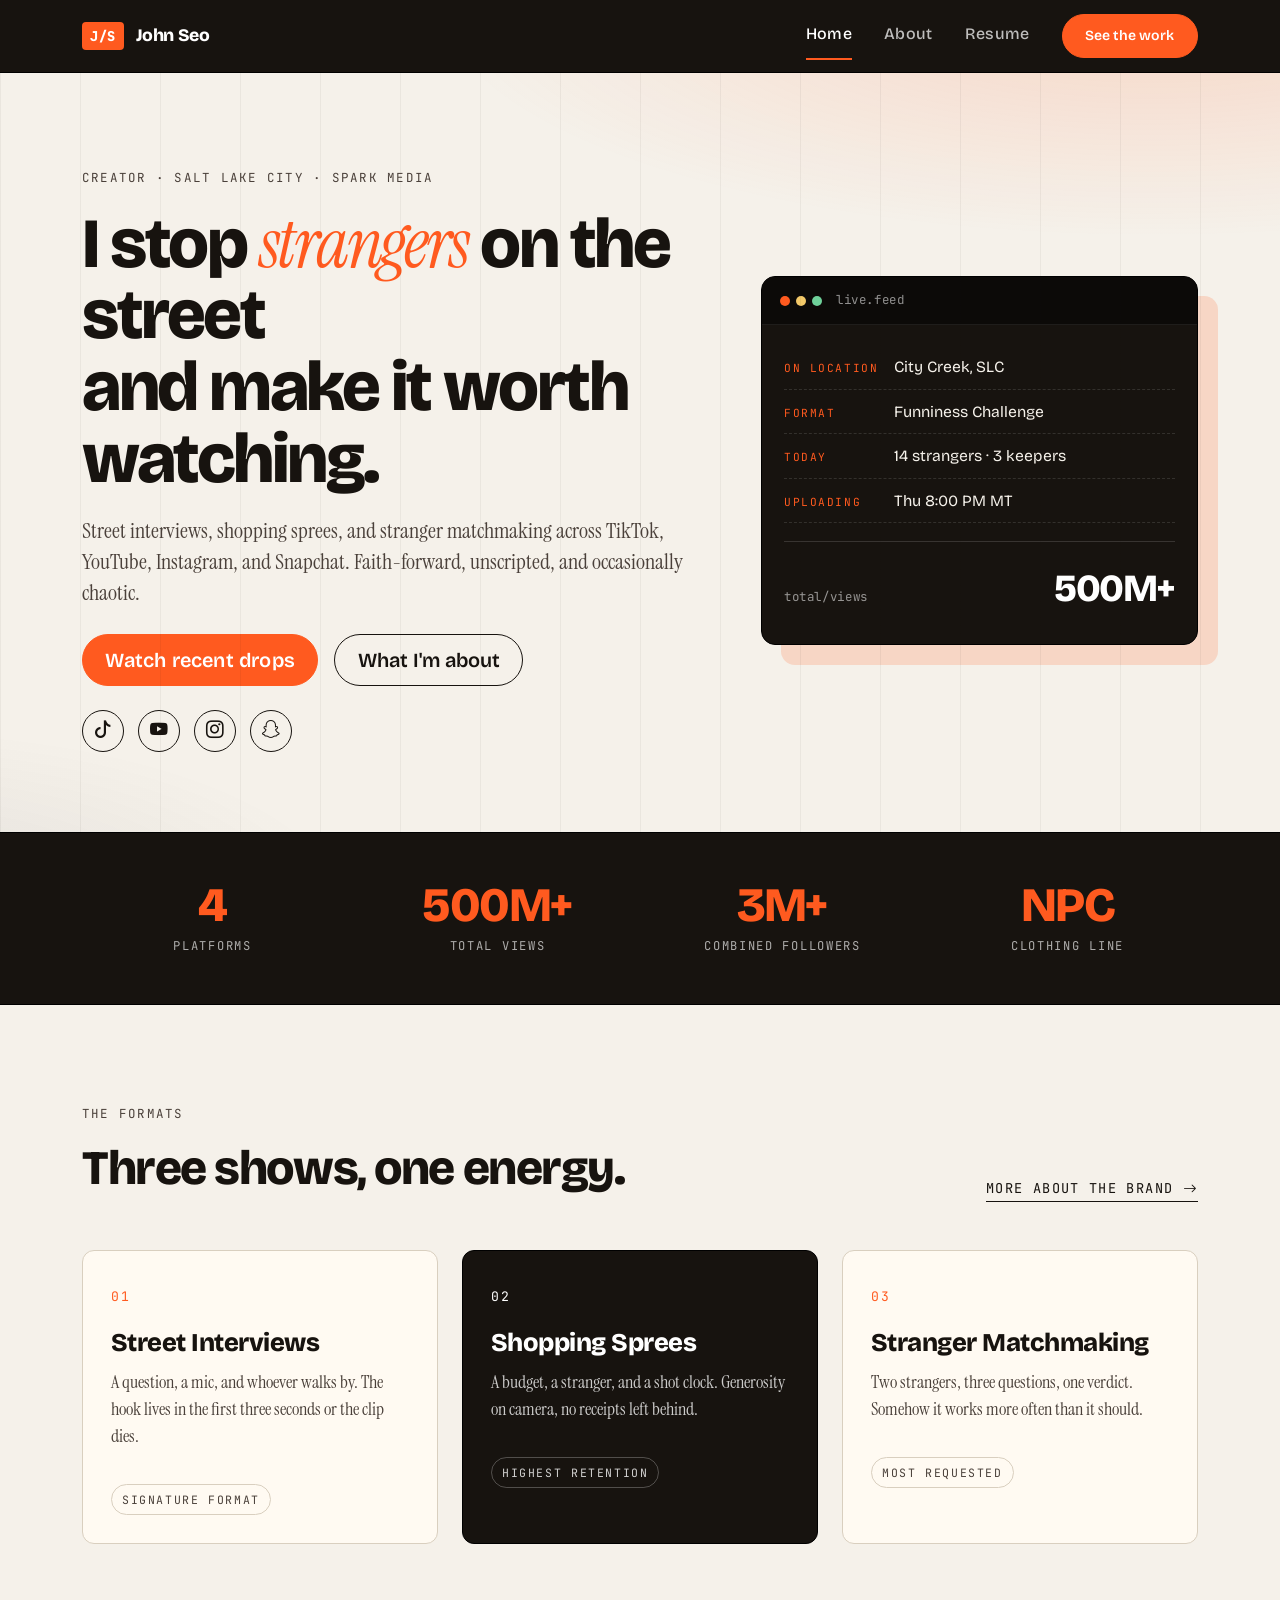
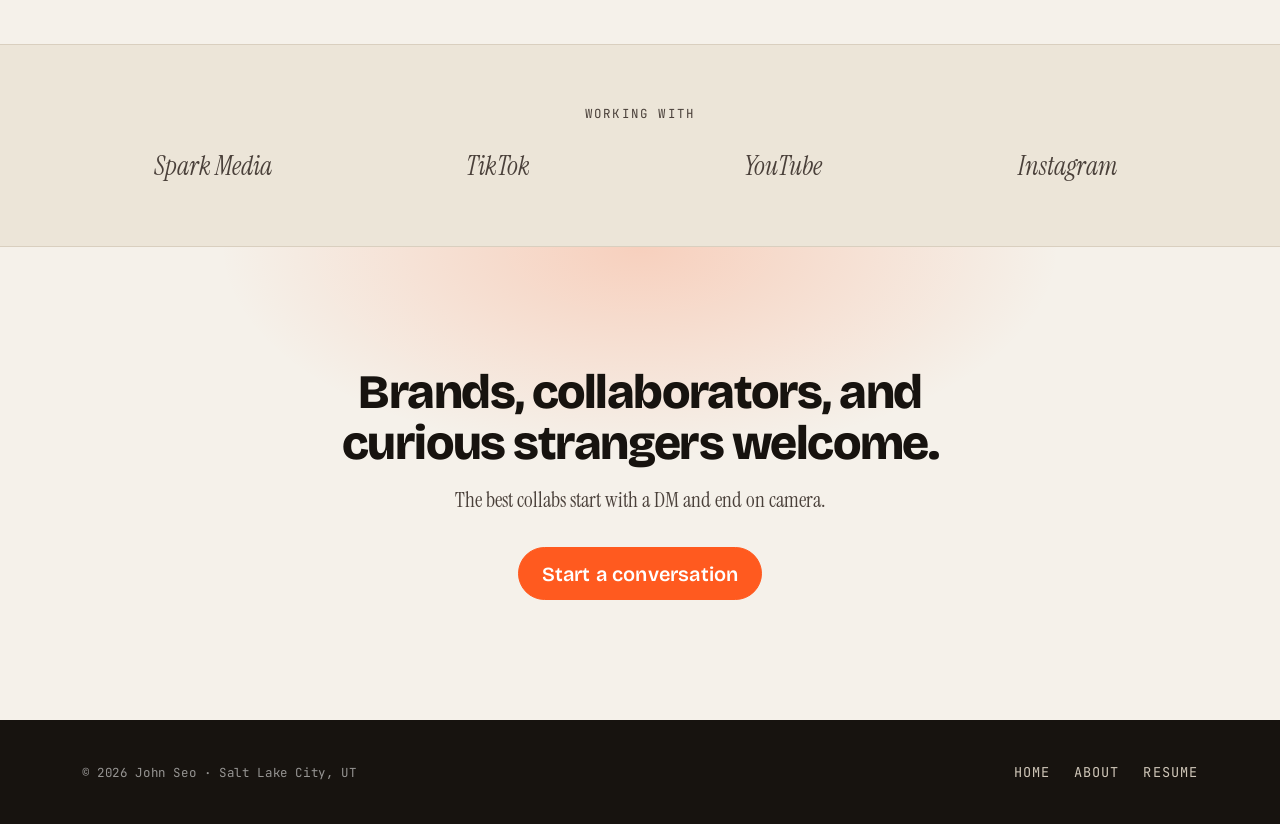
<file: index.html>
<!DOCTYPE html>
<html lang="en">
<head>
  <meta charset="UTF-8" />
  <meta name="viewport" content="width=device-width, initial-scale=1.0" />
  <title>John Seo — Creator</title>
  <meta name="description" content="John Seo is a Salt Lake City based content creator making street interviews, shopping sprees, and stranger matchmaking videos." />

  <!-- Bootstrap 5 -->
  <link href="https://cdn.jsdelivr.net/npm/bootstrap@5.3.2/dist/css/bootstrap.min.css" rel="stylesheet" />
  <!-- Google Fonts -->
  <link rel="preconnect" href="https://fonts.googleapis.com" />
  <link rel="preconnect" href="https://fonts.gstatic.com" crossorigin />
  <link href="https://fonts.googleapis.com/css2?family=Bricolage+Grotesque:opsz,wght@12..96,400;12..96,600;12..96,800&family=Instrument+Serif:ital@0;1&family=JetBrains+Mono:wght@400;600&display=swap" rel="stylesheet" />
  <!-- Bootstrap Icons -->
  <link rel="stylesheet" href="https://cdn.jsdelivr.net/npm/bootstrap-icons@1.11.3/font/bootstrap-icons.css" />
  <!-- Custom CSS 1 -->
  <link rel="stylesheet" href="css/bootstrap-custom.css" />
</head>
<body>

  <!-- Nav -->
  <nav class="navbar navbar-expand-lg navbar-dark sticky-top js-nav">
    <div class="container">
      <a class="navbar-brand js-brand" href="index.html">
        <span class="js-brand-mark">J/S</span>
        <span class="js-brand-text">John&nbsp;Seo</span>
      </a>
      <button class="navbar-toggler" type="button" data-bs-toggle="collapse" data-bs-target="#mainNav" aria-controls="mainNav" aria-expanded="false" aria-label="Toggle navigation">
        <span class="navbar-toggler-icon"></span>
      </button>
      <div class="collapse navbar-collapse" id="mainNav">
        <ul class="navbar-nav ms-auto gap-lg-3">
          <li class="nav-item"><a class="nav-link active" href="index.html">Home</a></li>
          <li class="nav-item"><a class="nav-link" href="about.html">About</a></li>
          <li class="nav-item"><a class="nav-link" href="resume.html">Resume</a></li>
          <li class="nav-item">
            <a class="btn btn-sm js-btn-accent ms-lg-2" href="#work">See the work</a>
          </li>
        </ul>
      </div>
    </div>
  </nav>

  <!-- Hero -->
  <header class="js-hero">
    <div class="container">
      <div class="row align-items-center g-5">
        <div class="col-lg-7">
          <p class="js-eyebrow">Creator · Salt Lake City · Spark Media</p>
          <h1 class="js-hero-title">
            I stop <em>strangers</em> on the street <br/>
            and make it worth <span class="js-underline">watching</span>.
          </h1>
          <p class="js-hero-sub">
            Street interviews, shopping sprees, and stranger matchmaking across TikTok, YouTube, Instagram, and Snapchat. Faith-forward, unscripted, and occasionally chaotic.
          </p>
          <div class="d-flex flex-wrap gap-3 mt-4">
            <a href="#work" class="btn btn-lg js-btn-accent">Watch recent drops</a>
            <a href="about.html" class="btn btn-lg js-btn-ghost">What I'm about</a>
          </div>
          <div class="js-socials mt-4">
            <a href="https://www.tiktok.com/@jvhnseo" aria-label="TikTok"><i class="bi bi-tiktok"></i></a>
            <a href="https://www.youtube.com/@jvhnseo" aria-label="YouTube"><i class="bi bi-youtube"></i></a>
            <a href="https://www.instagram.com/jvhnseo" aria-label="Instagram"><i class="bi bi-instagram"></i></a>
            <a href="https://www.snapchat.com/add/jvhnseo" aria-label="Snapchat"><i class="bi bi-snapchat"></i></a>
          </div>
        </div>
        <div class="col-lg-5">
          <div class="js-hero-card">
            <div class="js-hero-card-header">
              <span class="js-dot"></span><span class="js-dot"></span><span class="js-dot"></span>
              <span class="ms-2 js-mono">live.feed</span>
            </div>
            <div class="js-hero-card-body">
              <div class="js-ticker-row">
                <span class="js-tag">ON LOCATION</span>
                <span>City Creek, SLC</span>
              </div>
              <div class="js-ticker-row">
                <span class="js-tag">FORMAT</span>
                <span>Funniness Challenge</span>
              </div>
              <div class="js-ticker-row">
                <span class="js-tag">TODAY</span>
                <span>14 strangers · 3 keepers</span>
              </div>
              <div class="js-ticker-row">
                <span class="js-tag">UPLOADING</span>
                <span>Thu 8:00 PM MT</span>
              </div>
              <div class="js-big-number">
                <span class="js-mono">total/views</span>
                <strong>500M+</strong>
              </div>
            </div>
          </div>
        </div>
      </div>
    </div>
  </header>

  <!-- Stats strip -->
  <section class="js-stats">
    <div class="container">
      <div class="row text-center g-4">
        <div class="col-6 col-md-3">
          <div class="js-stat-num">4</div>
          <div class="js-stat-label">Platforms</div>
        </div>
        <div class="col-6 col-md-3">
          <div class="js-stat-num">500M+</div>
          <div class="js-stat-label">Total views</div>
        </div>
        <div class="col-6 col-md-3">
          <div class="js-stat-num">3M+</div>
          <div class="js-stat-label">Combined followers</div>
        </div>
        <div class="col-6 col-md-3">
          <div class="js-stat-num">NPC</div>
          <div class="js-stat-label">Clothing line</div>
        </div>
      </div>
    </div>
  </section>

  <!-- Work / formats -->
  <section id="work" class="js-section">
    <div class="container">
      <div class="d-flex flex-wrap align-items-end justify-content-between mb-5">
        <div>
          <p class="js-eyebrow">The Formats</p>
          <h2 class="js-h2">Three shows, one energy.</h2>
        </div>
        <a href="about.html" class="js-link-arrow">More about the brand <i class="bi bi-arrow-right"></i></a>
      </div>

      <div class="row g-4">
        <div class="col-md-4">
          <article class="js-work-card">
            <div class="js-work-num">01</div>
            <h3>Street Interviews</h3>
            <p>A question, a mic, and whoever walks by. The hook lives in the first three seconds or the clip dies.</p>
            <span class="js-work-tag">Signature format</span>
          </article>
        </div>
        <div class="col-md-4">
          <article class="js-work-card js-work-card--accent">
            <div class="js-work-num">02</div>
            <h3>Shopping Sprees</h3>
            <p>A budget, a stranger, and a shot clock. Generosity on camera, no receipts left behind.</p>
            <span class="js-work-tag">Highest retention</span>
          </article>
        </div>
        <div class="col-md-4">
          <article class="js-work-card">
            <div class="js-work-num">03</div>
            <h3>Stranger Matchmaking</h3>
            <p>Two strangers, three questions, one verdict. Somehow it works more often than it should.</p>
            <span class="js-work-tag">Most requested</span>
          </article>
        </div>
      </div>
    </div>
  </section>

  <!-- Press / partners -->
  <section class="js-partners">
    <div class="container">
      <p class="js-eyebrow text-center mb-4">Working with</p>
      <div class="row justify-content-center align-items-center g-4 text-center">
        <div class="col-6 col-md-3"><span class="js-partner">Spark&nbsp;Media</span></div>
        <div class="col-6 col-md-3"><span class="js-partner">TikTok</span></div>
        <div class="col-6 col-md-3"><span class="js-partner">YouTube</span></div>
        <div class="col-6 col-md-3"><span class="js-partner">Instagram</span></div>
      </div>
    </div>
  </section>

  <!-- CTA -->
  <section class="js-cta">
    <div class="container text-center">
      <h2 class="js-h2">Brands, collaborators, and curious strangers welcome.</h2>
      <p class="js-cta-sub">The best collabs start with a DM and end on camera.</p>
      <a href="about.html" class="btn btn-lg js-btn-accent mt-3">Start a conversation</a>
    </div>
  </section>

  <!-- Footer -->
  <footer class="js-footer">
    <div class="container">
      <div class="row align-items-center">
        <div class="col-md-6">
          <span class="js-mono">© 2026 John Seo · Salt Lake City, UT</span>
        </div>
        <div class="col-md-6 text-md-end mt-3 mt-md-0">
          <a href="index.html">Home</a>
          <a href="about.html">About</a>
          <a href="resume.html">Resume</a>
        </div>
      </div>
    </div>
  </footer>

  <script src="https://cdn.jsdelivr.net/npm/bootstrap@5.3.2/dist/js/bootstrap.bundle.min.js"></script>
</body>
</html>
</file>
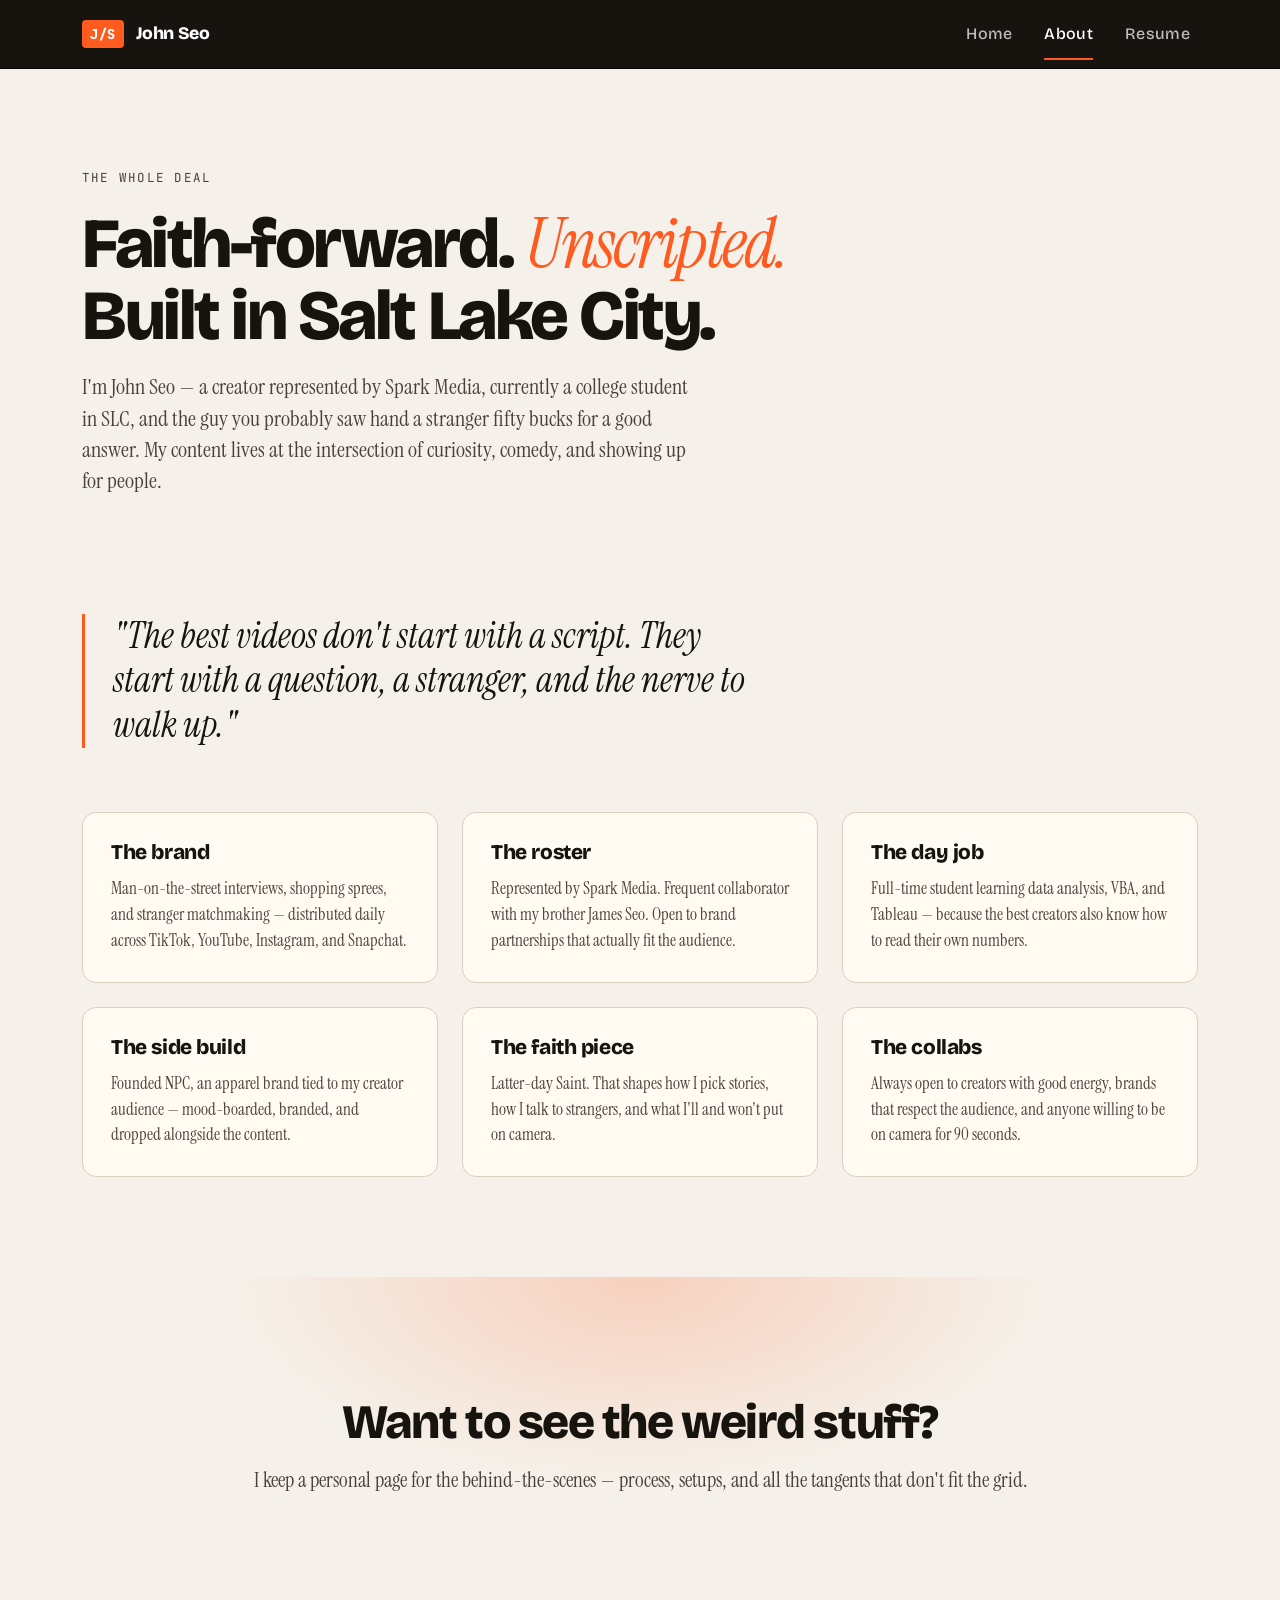
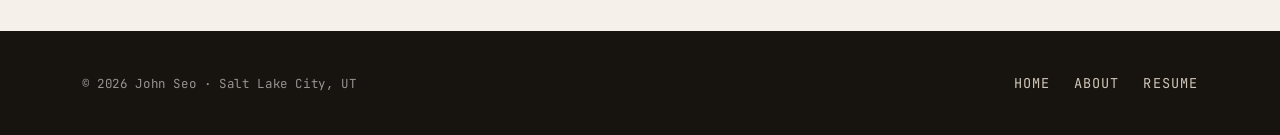
<file: about.html>
<!DOCTYPE html>
<html lang="en">
<head>
  <meta charset="UTF-8" />
  <meta name="viewport" content="width=device-width, initial-scale=1.0" />
  <title>About — John Seo</title>
  <link href="https://cdn.jsdelivr.net/npm/bootstrap@5.3.2/dist/css/bootstrap.min.css" rel="stylesheet" />
  <link rel="preconnect" href="https://fonts.googleapis.com" />
  <link rel="preconnect" href="https://fonts.gstatic.com" crossorigin />
  <link href="https://fonts.googleapis.com/css2?family=Bricolage+Grotesque:opsz,wght@12..96,400;12..96,600;12..96,800&family=Instrument+Serif:ital@0;1&family=JetBrains+Mono:wght@400;600&display=swap" rel="stylesheet" />
  <link rel="stylesheet" href="https://cdn.jsdelivr.net/npm/bootstrap-icons@1.11.3/font/bootstrap-icons.css" />
  <link rel="stylesheet" href="css/bootstrap-custom.css" />
</head>
<body>

  <!-- Nav -->
  <nav class="navbar navbar-expand-lg navbar-dark sticky-top js-nav">
    <div class="container">
      <a class="navbar-brand js-brand" href="index.html">
        <span class="js-brand-mark">J/S</span>
        <span class="js-brand-text">John&nbsp;Seo</span>
      </a>
      <button class="navbar-toggler" type="button" data-bs-toggle="collapse" data-bs-target="#mainNav">
        <span class="navbar-toggler-icon"></span>
      </button>
      <div class="collapse navbar-collapse" id="mainNav">
        <ul class="navbar-nav ms-auto gap-lg-3">
          <li class="nav-item"><a class="nav-link" href="index.html">Home</a></li>
          <li class="nav-item"><a class="nav-link active" href="about.html">About</a></li>
          <li class="nav-item"><a class="nav-link" href="resume.html">Resume</a></li>
        </ul>
      </div>
    </div>
  </nav>

  <section class="js-about-hero">
    <div class="container">
      <p class="js-eyebrow">The whole deal</p>
      <h1 class="js-hero-title">
        Faith-forward. <em>Unscripted.</em> <br/>
        Built in Salt Lake City.
      </h1>
      <p class="js-hero-sub">
        I'm John Seo — a creator represented by Spark Media, currently a college student in SLC, and the guy you probably saw hand a stranger fifty bucks for a good answer. My content lives at the intersection of curiosity, comedy, and showing up for people.
      </p>
    </div>
  </section>

  <section class="js-section pt-0">
    <div class="container">
      <blockquote class="js-quote">
        "The best videos don't start with a script. They start with a question, a stranger, and the nerve to walk up."
      </blockquote>

      <div class="row g-4 mt-2">
        <div class="col-md-6 col-lg-4">
          <div class="js-pillcard">
            <h4>The brand</h4>
            <p>Man-on-the-street interviews, shopping sprees, and stranger matchmaking — distributed daily across TikTok, YouTube, Instagram, and Snapchat.</p>
          </div>
        </div>
        <div class="col-md-6 col-lg-4">
          <div class="js-pillcard">
            <h4>The roster</h4>
            <p>Represented by Spark Media. Frequent collaborator with my brother James Seo. Open to brand partnerships that actually fit the audience.</p>
          </div>
        </div>
        <div class="col-md-6 col-lg-4">
          <div class="js-pillcard">
            <h4>The day job</h4>
            <p>Full-time student learning data analysis, VBA, and Tableau — because the best creators also know how to read their own numbers.</p>
          </div>
        </div>
        <div class="col-md-6 col-lg-4">
          <div class="js-pillcard">
            <h4>The side build</h4>
            <p>Founded NPC, an apparel brand tied to my creator audience — mood-boarded, branded, and dropped alongside the content.</p>
          </div>
        </div>
        <div class="col-md-6 col-lg-4">
          <div class="js-pillcard">
            <h4>The faith piece</h4>
            <p>Latter-day Saint. That shapes how I pick stories, how I talk to strangers, and what I'll and won't put on camera.</p>
          </div>
        </div>
        <div class="col-md-6 col-lg-4">
          <div class="js-pillcard">
            <h4>The collabs</h4>
            <p>Always open to creators with good energy, brands that respect the audience, and anyone willing to be on camera for 90 seconds.</p>
          </div>
        </div>
      </div>
    </div>
  </section>

  <section class="js-cta">
    <div class="container text-center">
      <h2 class="js-h2">Want to see the weird stuff?</h2>
      <p class="js-cta-sub">I keep a personal page for the behind-the-scenes — process, setups, and all the tangents that don't fit the grid.</p>
    </div>
  </section>

  <footer class="js-footer">
    <div class="container">
      <div class="row align-items-center">
        <div class="col-md-6">
          <span class="js-mono">© 2026 John Seo · Salt Lake City, UT</span>
        </div>
        <div class="col-md-6 text-md-end mt-3 mt-md-0">
          <a href="index.html">Home</a>
          <a href="about.html">About</a>
          <a href="resume.html">Resume</a>
        </div>
      </div>
    </div>
  </footer>

  <script src="https://cdn.jsdelivr.net/npm/bootstrap@5.3.2/dist/js/bootstrap.bundle.min.js"></script>
</body>
</html>
</file>
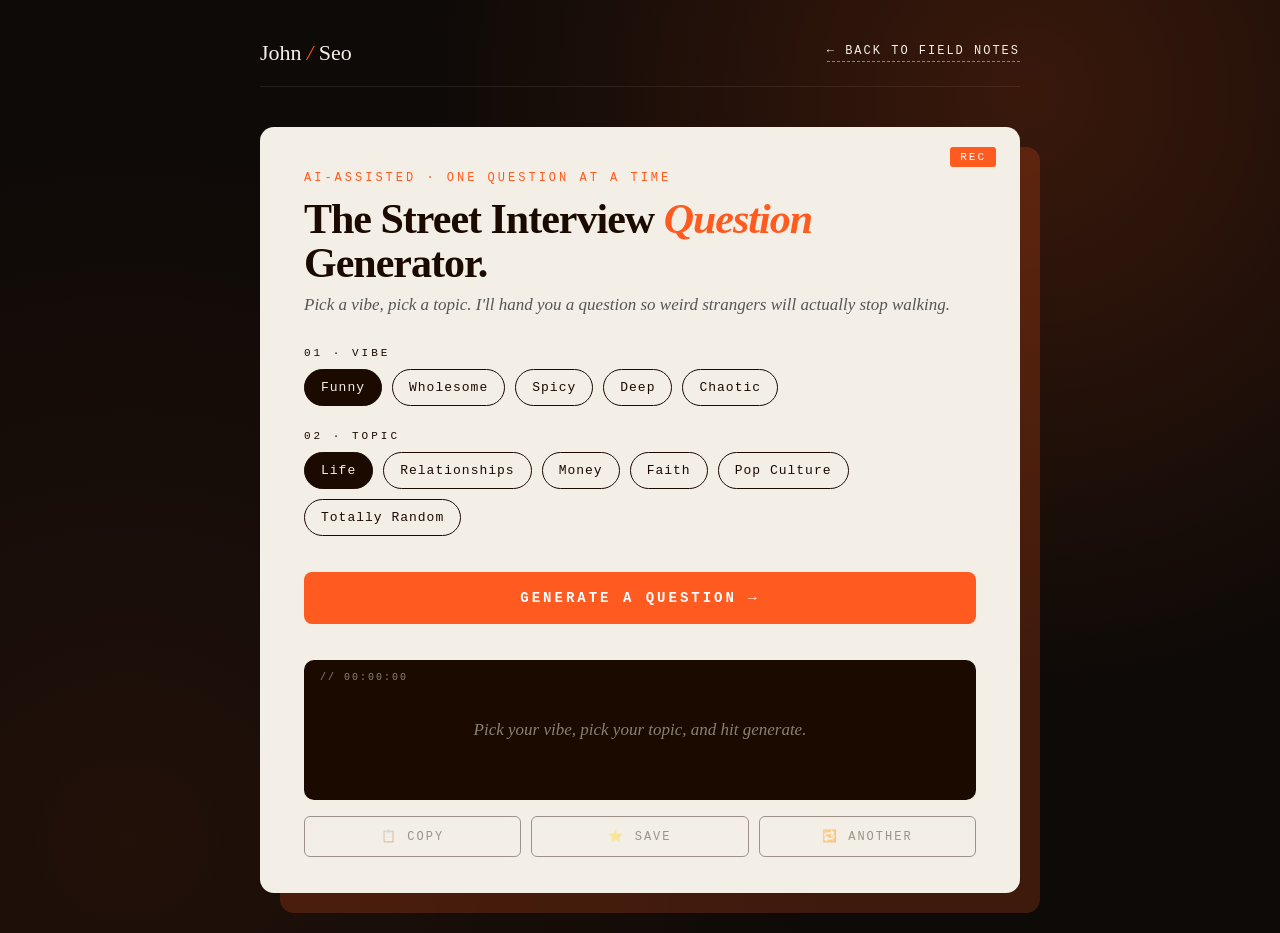
<file: app.html>
<!DOCTYPE html>
<html lang="en">
<head>
  <meta charset="UTF-8">
  <meta name="viewport" content="width=device-width, initial-scale=1.0">
  <title>The Question Generator — John Seo</title>
  <style>
    /* ====== Single-file web app ====== */
    * { box-sizing: border-box; margin: 0; padding: 0; }

    :root {
      --bg: #0e0a07;
      --paper: #f4efe6;
      --accent: #ff5a1f;
      --accent-soft: rgba(255, 90, 31, 0.12);
      --ink: #1a0a00;
      --mute: #8a8175;
      --line: rgba(255,255,255,0.08);
      --font-serif: Georgia, 'Times New Roman', serif;
      --font-mono: 'Courier New', Courier, monospace;
    }

    body {
      font-family: var(--font-mono);
      background-color: var(--bg);
      color: var(--paper);
      min-height: 100vh;
      background-image:
        radial-gradient(circle at 80% 10%, rgba(255,90,31,0.18) 0%, transparent 45%),
        radial-gradient(circle at 10% 90%, rgba(255,90,31,0.08) 0%, transparent 50%);
      padding: 40px 20px;
    }

    .topbar {
      display: flex;
      justify-content: space-between;
      align-items: center;
      max-width: 760px;
      margin: 0 auto 40px;
      padding-bottom: 20px;
      border-bottom: 1px solid var(--line);
    }
    .topbar .logo {
      font-family: var(--font-serif);
      font-size: 22px;
      color: var(--paper);
    }
    .topbar .logo em {
      color: var(--accent);
      font-style: italic;
    }
    .topbar a {
      color: var(--paper);
      text-decoration: none;
      font-size: 12px;
      letter-spacing: 2px;
      border-bottom: 1px dashed var(--mute);
      padding-bottom: 3px;
    }
    .topbar a:hover {
      color: var(--accent);
      border-bottom-color: var(--accent);
    }

    .card {
      max-width: 760px;
      margin: 0 auto;
      background-color: var(--paper);
      color: var(--ink);
      border-radius: 14px;
      padding: 44px 44px 36px;
      box-shadow: 20px 20px 0 rgba(255,90,31,0.2);
      position: relative;
    }

    .card::before {
      content: "REC";
      position: absolute;
      top: 20px;
      right: 24px;
      background: var(--accent);
      color: #fff;
      font-family: var(--font-mono);
      font-size: 11px;
      padding: 4px 10px;
      border-radius: 3px;
      letter-spacing: 2px;
    }

    .card::after {
      content: "";
      position: absolute;
      top: 28px;
      right: 62px;
      width: 8px;
      height: 8px;
      background: var(--accent);
      border-radius: 50%;
      animation: blink 1.3s infinite;
    }

    @keyframes blink {
      0%, 100% { opacity: 1; }
      50% { opacity: 0.2; }
    }

    .eyebrow {
      font-size: 12px;
      letter-spacing: 3px;
      color: var(--accent);
      margin-bottom: 12px;
    }

    h1 {
      font-family: var(--font-serif);
      font-size: 42px;
      line-height: 1.05;
      letter-spacing: -1px;
      color: var(--ink);
      margin-bottom: 10px;
    }
    h1 em {
      color: var(--accent);
      font-style: italic;
    }

    .sub {
      font-family: var(--font-serif);
      font-style: italic;
      color: #555;
      font-size: 17px;
      margin-bottom: 32px;
    }

    .label {
      font-size: 11px;
      letter-spacing: 3px;
      color: var(--ink);
      margin: 24px 0 10px;
      display: block;
    }

    .chips {
      display: flex;
      flex-wrap: wrap;
      gap: 10px;
      margin-bottom: 4px;
    }

    .chip {
      font-family: var(--font-mono);
      font-size: 13px;
      padding: 10px 16px;
      background: transparent;
      border: 1.5px solid var(--ink);
      color: var(--ink);
      cursor: pointer;
      border-radius: 999px;
      letter-spacing: 1px;
      transition: all 0.15s;
    }
    .chip:hover {
      background: var(--accent-soft);
    }
    .chip.active {
      background: var(--ink);
      color: var(--paper);
      border-color: var(--ink);
    }

    .generate {
      margin-top: 32px;
      width: 100%;
      padding: 18px;
      font-family: var(--font-mono);
      font-size: 14px;
      letter-spacing: 3px;
      background: var(--accent);
      color: #fff;
      border: none;
      border-radius: 8px;
      cursor: pointer;
      text-transform: uppercase;
      font-weight: bold;
      transition: all 0.2s;
    }
    .generate:hover {
      background: var(--ink);
      transform: translateY(-2px);
    }
    .generate:disabled {
      opacity: 0.6;
      cursor: not-allowed;
      transform: none;
    }

    .output {
      margin-top: 36px;
      padding: 28px;
      background: var(--ink);
      color: var(--paper);
      border-radius: 10px;
      min-height: 140px;
      display: flex;
      flex-direction: column;
      justify-content: center;
      position: relative;
    }
    .output .timestamp {
      position: absolute;
      top: 12px;
      left: 16px;
      font-size: 10px;
      color: var(--mute);
      letter-spacing: 2px;
    }
    .output .question {
      font-family: var(--font-serif);
      font-style: italic;
      font-size: 24px;
      line-height: 1.4;
      color: var(--paper);
      padding: 0 0 16px;
    }
    .output .question::before {
      content: '"';
      color: var(--accent);
      font-size: 60px;
      font-family: var(--font-serif);
      line-height: 0;
      vertical-align: -0.4em;
      margin-right: 6px;
    }
    .output .meta {
      font-size: 11px;
      color: var(--mute);
      letter-spacing: 2px;
      display: flex;
      justify-content: space-between;
      border-top: 1px dashed var(--line);
      padding-top: 12px;
    }

    .output .placeholder {
      font-family: var(--font-serif);
      font-style: italic;
      color: var(--mute);
      font-size: 17px;
      text-align: center;
    }

    .actions {
      display: flex;
      gap: 10px;
      margin-top: 16px;
    }

    .action-btn {
      flex: 1;
      padding: 12px;
      font-family: var(--font-mono);
      font-size: 12px;
      letter-spacing: 2px;
      background: transparent;
      border: 1.5px solid var(--ink);
      color: var(--ink);
      cursor: pointer;
      border-radius: 6px;
      text-transform: uppercase;
    }
    .action-btn:hover {
      background: var(--ink);
      color: var(--paper);
    }
    .action-btn:disabled {
      opacity: 0.4;
      cursor: not-allowed;
    }

    .log {
      max-width: 760px;
      margin: 40px auto 0;
      padding: 0 8px;
    }

    .log-title {
      font-size: 11px;
      letter-spacing: 3px;
      color: var(--mute);
      margin-bottom: 12px;
    }

    .log-item {
      padding: 12px 16px;
      background: rgba(244, 239, 230, 0.04);
      border-left: 2px solid var(--accent);
      margin-bottom: 8px;
      font-family: var(--font-serif);
      font-style: italic;
      font-size: 15px;
      color: #cfc6b8;
    }

    .log-item .tag {
      display: inline-block;
      font-family: var(--font-mono);
      font-style: normal;
      font-size: 10px;
      color: var(--accent);
      letter-spacing: 2px;
      margin-right: 10px;
    }

    @keyframes fadeIn {
      from { opacity: 0; transform: translateY(8px); }
      to { opacity: 1; transform: translateY(0); }
    }
    .fade-in {
      animation: fadeIn 0.35s ease-out;
    }

    @media (max-width: 640px) {
      .card { padding: 28px 24px; }
      h1 { font-size: 32px; }
      .output .question { font-size: 19px; }
    }
  </style>
</head>
<body>

  <div class="topbar">
    <div class="logo">John <em>/</em> Seo</div>
    <a href="scratch.html">← BACK TO FIELD NOTES</a>
  </div>

  <main class="card">
    <div class="eyebrow">AI-ASSISTED · ONE QUESTION AT A TIME</div>
    <h1>The Street Interview <em>Question</em> Generator.</h1>
    <p class="sub">Pick a vibe, pick a topic. I'll hand you a question so weird strangers will actually stop walking.</p>

    <label class="label">01 · VIBE</label>
    <div class="chips" id="vibeChips">
      <button class="chip active" data-vibe="funny">Funny</button>
      <button class="chip" data-vibe="wholesome">Wholesome</button>
      <button class="chip" data-vibe="spicy">Spicy</button>
      <button class="chip" data-vibe="philosophical">Deep</button>
      <button class="chip" data-vibe="chaotic">Chaotic</button>
    </div>

    <label class="label">02 · TOPIC</label>
    <div class="chips" id="topicChips">
      <button class="chip active" data-topic="life">Life</button>
      <button class="chip" data-topic="relationships">Relationships</button>
      <button class="chip" data-topic="money">Money</button>
      <button class="chip" data-topic="faith">Faith</button>
      <button class="chip" data-topic="pop-culture">Pop Culture</button>
      <button class="chip" data-topic="random">Totally Random</button>
    </div>

    <button class="generate" id="generateBtn">Generate a question →</button>

    <div class="output" id="output">
      <span class="timestamp">// 00:00:00</span>
      <div class="placeholder">Pick your vibe, pick your topic, and hit generate.</div>
    </div>

    <div class="actions">
      <button class="action-btn" id="copyBtn" disabled>📋 Copy</button>
      <button class="action-btn" id="saveBtn" disabled>⭐ Save</button>
      <button class="action-btn" id="againBtn" disabled>🔁 Another</button>
    </div>
  </main>

  <div class="log" id="log" style="display:none;">
    <div class="log-title">SAVED QUESTIONS ──────</div>
    <div id="logList"></div>
  </div>

  <script>
    // ====== Question Bank — built with AI assistance ======
    // Organized by vibe → topic. Each combination has curated questions.
    const QUESTIONS = {
      funny: {
        life: [
          "What's the most embarrassing thing that happened to you this week?",
          "If you had to describe your life using one emoji, which one and why?",
          "What's the pettiest reason you've ever ghosted someone?",
          "What's a completely unimportant skill you're weirdly proud of?",
          "What's the weirdest thing you've Googled in the last 48 hours?",
          "What's your most irrational fear, and be honest."
        ],
        relationships: [
          "What's the biggest red flag you've ever ignored?",
          "What's your worst first date story in under 15 seconds?",
          "What's an ick that has ended things for you immediately?",
          "What's a hill you'd die on in a relationship?",
          "What's the most delusional thing you've believed about a crush?",
          "Be honest — have you ever stalked an ex on a burner account?"
        ],
        money: [
          "What's the dumbest thing you've ever bought and instantly regretted?",
          "What's your most embarrassing money habit?",
          "What would you do if you found $100 on the ground right now?",
          "What's something you spend way too much money on and refuse to stop?",
          "If your bank account could talk, what would it say about you?",
          "What's the cheapest you've ever been to save like six dollars?"
        ],
        faith: [
          "What's the weirdest prayer you've ever caught yourself saying?",
          "What church snack hits different and don't lie?",
          "What's something you believed as a kid at church that turned out to be wrong?",
          "What's the most chaotic thing that's ever happened in a Sunday service?",
          "Be honest — have you ever fake-dozed during a long meeting?"
        ],
        'pop-culture': [
          "What's a movie everyone loves that you secretly think is trash?",
          "What's the most embarrassing song in your current rotation?",
          "Which celebrity do you think is secretly the worst person?",
          "What's a trend you got WAY too into and now pretend didn't happen?",
          "What show did you rage-quit and never come back to?",
          "Who's the most overrated musician alive right now?"
        ],
        random: [
          "If you had to fight a kindergartner for a million dollars, could you win?",
          "What's the weirdest thing in your fridge right now?",
          "Describe your walk in three words that aren't 'normal.'",
          "If you had to delete one app right now, which one and why?",
          "What's a completely fake fact you've convinced people is real?",
          "What's the strangest compliment you've ever received?"
        ]
      },
      wholesome: {
        life: [
          "What's something small that made you genuinely smile this week?",
          "Who's someone that changed your life and doesn't know it?",
          "What's a moment you wish you could live again exactly as it was?",
          "What's the best piece of advice you've ever gotten?",
          "What's something you're proud of that you've never told anyone?",
          "What's a small habit that's quietly making your life better?"
        ],
        relationships: [
          "What's the kindest thing a stranger has ever done for you?",
          "What's the sweetest thing someone has done for you recently?",
          "Who in your life makes you feel the most seen?",
          "What's a tradition you have with a friend that means everything?",
          "What's something you love about your best friend that they don't know?",
          "What's the most meaningful compliment you've ever received?"
        ],
        money: [
          "What's the best money you've ever spent — not the most, the BEST?",
          "What's something you'd spend your last $20 on and feel totally fine?",
          "What's the most generous thing anyone has ever done for you?",
          "If you could gift one person $1,000 right now, who and why?",
          "What's something you invested in that paid off in ways money can't measure?"
        ],
        faith: [
          "What's a moment your faith genuinely carried you through something hard?",
          "What's the most powerful answer to prayer you've ever experienced?",
          "What's something you learned about God this year that changed you?",
          "What's a quiet miracle in your life most people wouldn't notice?",
          "Who first taught you about faith, and what stuck with you?"
        ],
        'pop-culture': [
          "What's a movie that made you a better person?",
          "What's a song that feels like a hug every time you hear it?",
          "What's a show you rewatch when life gets heavy, and why?",
          "What fictional character taught you something real?",
          "What's an album that basically raised you?"
        ],
        random: [
          "What's something tiny you noticed today that made the day better?",
          "What's something you're grateful for that sounds ridiculous out loud?",
          "What's a memory you return to when you need to feel safe?",
          "What's the best thing you've eaten in the last month, be specific?",
          "What's something you love about yourself that took years to love?"
        ]
      },
      spicy: {
        life: [
          "What's a take you have that would get you in trouble in your group chat?",
          "What's something you do that you'd NEVER admit on camera — but here we are?",
          "Who's the worst person you've ever had to be polite to?",
          "What's something people praise about you that you think is overrated?",
          "What's a lie you've told so many times you kinda believe it now?"
        ],
        relationships: [
          "What's a reason you ghosted someone that you'd never tell them?",
          "Who's the one that got away, and are you still mad about it?",
          "What's a dealbreaker you'd never admit out loud?",
          "Have you ever stayed with someone just because it was easier than leaving?",
          "What's the worst way someone has tried to flirt with you?"
        ],
        money: [
          "Who in your life is broke and doesn't realize it?",
          "Would you take $50,000 to never see your best friend again?",
          "What's a purchase you judge other people for making?",
          "Have you ever lied about what you make? In which direction?",
          "What's your actual opinion on splitting the check?"
        ],
        faith: [
          "What's a question about faith you're afraid to ask out loud?",
          "What's a religious belief you quietly disagree with?",
          "What's something you wish your religious community talked about more?"
        ],
        'pop-culture': [
          "What's a celebrity everyone loves that you think is actually mid?",
          "Which beloved movie is actually kind of trash if you really think about it?",
          "What's a fanbase that's more embarrassing than the artist itself?",
          "Who's the most overrated musician right now, no filter?",
          "What show was everyone wrong about?"
        ],
        random: [
          "What's a secret you'd take to the grave?",
          "Who's someone in your life that secretly annoys you?",
          "What's a rumor about you that was actually true?",
          "What's the pettiest grudge you're still holding?",
          "What's your villain origin story?"
        ]
      },
      philosophical: {
        life: [
          "What's something you believed five years ago that you now think was completely wrong?",
          "If you had to give your life one sentence as a title, what would it be?",
          "What do you think most people waste their one life on?",
          "What's a version of yourself you've had to let go of?",
          "Are you the person your 10-year-old self was hoping you'd become?",
          "What's something you know you'll regret not doing?"
        ],
        relationships: [
          "What do you think love actually is, stripped of all the romance?",
          "Can you truly know someone, or just collect impressions of them?",
          "What's the difference between loving someone and needing them?",
          "Is it possible to love someone the wrong amount?",
          "What have you learned about yourself from heartbreak?"
        ],
        money: [
          "At what amount of money would you stop chasing more?",
          "Do you think wealth actually makes people happier or just quieter?",
          "What's something priceless that money can actually buy?",
          "Would you rather be rich and unknown or famous and broke?",
          "What's the real cost of the life you want?"
        ],
        faith: [
          "What do you believe happens after we die, and why?",
          "What's a question about God you've wrestled with for years?",
          "Do you think doubt is the opposite of faith, or part of it?",
          "What would have to happen for you to change your beliefs?",
          "What does a good life look like to you — and who taught you that?"
        ],
        'pop-culture': [
          "Why do you think we're obsessed with watching strangers' lives online?",
          "What does it say about us that our heroes are mostly entertainers?",
          "Is nostalgia a feeling or a prison?",
          "What does fame actually cost the people who have it?"
        ],
        random: [
          "What's something you know to be true that you can't prove?",
          "If memories weren't real but felt real, would they still matter?",
          "Are you the same person you were ten years ago?",
          "What would you tell a stranger if you knew you'd never see them again?",
          "What's a question you wish someone would ask you?"
        ]
      },
      chaotic: {
        life: [
          "Rank these fears: public speaking, spiders, being forgotten. Go.",
          "If you had to live one day of your life on loop forever, which one?",
          "What would your autobiography be titled and who'd play you?",
          "Describe yourself like a dating app bio written by your worst enemy.",
          "What's your most unhinged take about the current weather?"
        ],
        relationships: [
          "Would you rather date someone who's always 20 minutes late or someone who texts in all caps?",
          "Pick one: soul mate that's annoying, or decent person that's boring?",
          "If your ex and your current got in a fight, who wins and why?",
          "Roast yourself like your ex would, go.",
          "What's your most red-flag-but-also-green-flag trait?"
        ],
        money: [
          "You have $1,000 and 30 seconds to spend it all — go.",
          "Would you rather find $500 or never lose socks in the dryer again?",
          "Rank: student loans, credit card debt, owing your mom $40. Worst to best.",
          "What would you spend a billion dollars on in one day, no investments allowed?"
        ],
        faith: [
          "Sell me on your religion using only emojis.",
          "What's the most unhinged bible story nobody talks about?",
          "If heaven has a menu, what's the signature dish?"
        ],
        'pop-culture': [
          "Cast three celebrities as the Holy Trinity of awful roommates.",
          "What song would be the most embarrassing to die to?",
          "If your life was a reality show, what would the tagline be?",
          "Rank: Marvel, DC, Harry Potter, Star Wars — by how much they've ruined adults."
        ],
        random: [
          "If you had to fight every animal in a zoo one at a time, what order?",
          "You can delete ONE color from existence. Which and why?",
          "Pitch me a cereal brand based on your personality.",
          "Would you rather always speak in Shakespearean English or always sing your sentences?",
          "Invent a law. You have full government authority. Go."
        ]
      }
    };

    // ====== State ======
    let currentVibe = 'funny';
    let currentTopic = 'life';
    let currentQuestion = null;
    let recentQuestions = [];
    const savedQuestions = [];

    // ====== Chip interactions ======
    function bindChips(containerId, callback) {
      const container = document.getElementById(containerId);
      container.addEventListener('click', (e) => {
        if (!e.target.classList.contains('chip')) return;
        container.querySelectorAll('.chip').forEach(c => c.classList.remove('active'));
        e.target.classList.add('active');
        callback(e.target.dataset.vibe || e.target.dataset.topic);
      });
    }
    bindChips('vibeChips', v => currentVibe = v);
    bindChips('topicChips', t => currentTopic = t);

    // ====== DOM refs ======
    const btn = document.getElementById('generateBtn');
    const out = document.getElementById('output');
    const copyBtn = document.getElementById('copyBtn');
    const saveBtn = document.getElementById('saveBtn');
    const againBtn = document.getElementById('againBtn');

    // ====== Question generation ======
    function pickQuestion() {
      const pool = (QUESTIONS[currentVibe] && QUESTIONS[currentVibe][currentTopic]) || [];
      if (pool.length === 0) {
        const fallback = (QUESTIONS[currentVibe] && (QUESTIONS[currentVibe].random || QUESTIONS[currentVibe].life)) || [];
        return fallback[Math.floor(Math.random() * fallback.length)] || "What's something interesting about you?";
      }
      // Avoid repeating the last 3 picks if possible
      const availablePool = pool.length > 3 ? pool.filter(q => !recentQuestions.includes(q)) : pool;
      const choices = availablePool.length > 0 ? availablePool : pool;
      const picked = choices[Math.floor(Math.random() * choices.length)];
      recentQuestions.push(picked);
      if (recentQuestions.length > 3) recentQuestions.shift();
      return picked;
    }

    function generate() {
      btn.disabled = true;
      btn.textContent = 'Thinking...';
      // Tiny delay for a satisfying feel
      setTimeout(() => {
        const question = pickQuestion();
        currentQuestion = { text: question, vibe: currentVibe, topic: currentTopic };
        renderQuestion(question);
        copyBtn.disabled = false;
        saveBtn.disabled = false;
        againBtn.disabled = false;
        btn.disabled = false;
        btn.textContent = 'Generate another →';
      }, 450);
    }

    function renderQuestion(text) {
      const now = new Date();
      const stamp = String(now.getHours()).padStart(2,'0') + ':' +
                    String(now.getMinutes()).padStart(2,'0') + ':' +
                    String(now.getSeconds()).padStart(2,'0');
      out.innerHTML =
        '<span class="timestamp">// ' + stamp + ' · ' + currentVibe.toUpperCase() + ' · ' + currentTopic.toUpperCase() + '</span>' +
        '<div class="question fade-in">' + escapeHTML(text) + '</div>' +
        '<div class="meta"><span>VIBE: ' + currentVibe + '</span><span>TOPIC: ' + currentTopic + '</span></div>';
    }

    function escapeHTML(str) {
      const div = document.createElement('div');
      div.textContent = str;
      return div.innerHTML;
    }

    btn.addEventListener('click', generate);
    againBtn.addEventListener('click', generate);

    // ====== Copy button ======
    copyBtn.addEventListener('click', async () => {
      if (!currentQuestion) return;
      try {
        await navigator.clipboard.writeText(currentQuestion.text);
        copyBtn.textContent = '✓ Copied!';
        setTimeout(() => copyBtn.textContent = '📋 Copy', 1400);
      } catch (e) {
        copyBtn.textContent = 'Copy failed';
      }
    });

    // ====== Save button ======
    saveBtn.addEventListener('click', () => {
      if (!currentQuestion) return;
      if (savedQuestions.some(q => q.text === currentQuestion.text)) {
        saveBtn.textContent = 'Already saved';
        setTimeout(() => saveBtn.textContent = '⭐ Save', 1400);
        return;
      }
      savedQuestions.unshift({ ...currentQuestion });
      renderLog();
      saveBtn.textContent = '✓ Saved!';
      setTimeout(() => saveBtn.textContent = '⭐ Save', 1400);
    });

    function renderLog() {
      const logEl = document.getElementById('log');
      const listEl = document.getElementById('logList');
      if (savedQuestions.length === 0) {
        logEl.style.display = 'none';
        return;
      }
      logEl.style.display = 'block';
      listEl.innerHTML = savedQuestions.map(q =>
        '<div class="log-item"><span class="tag">' + q.vibe.toUpperCase() + ' / ' + q.topic.toUpperCase() + '</span>' + escapeHTML(q.text) + '</div>'
      ).join('');
    }
  </script>
</body>
</html>
</file>
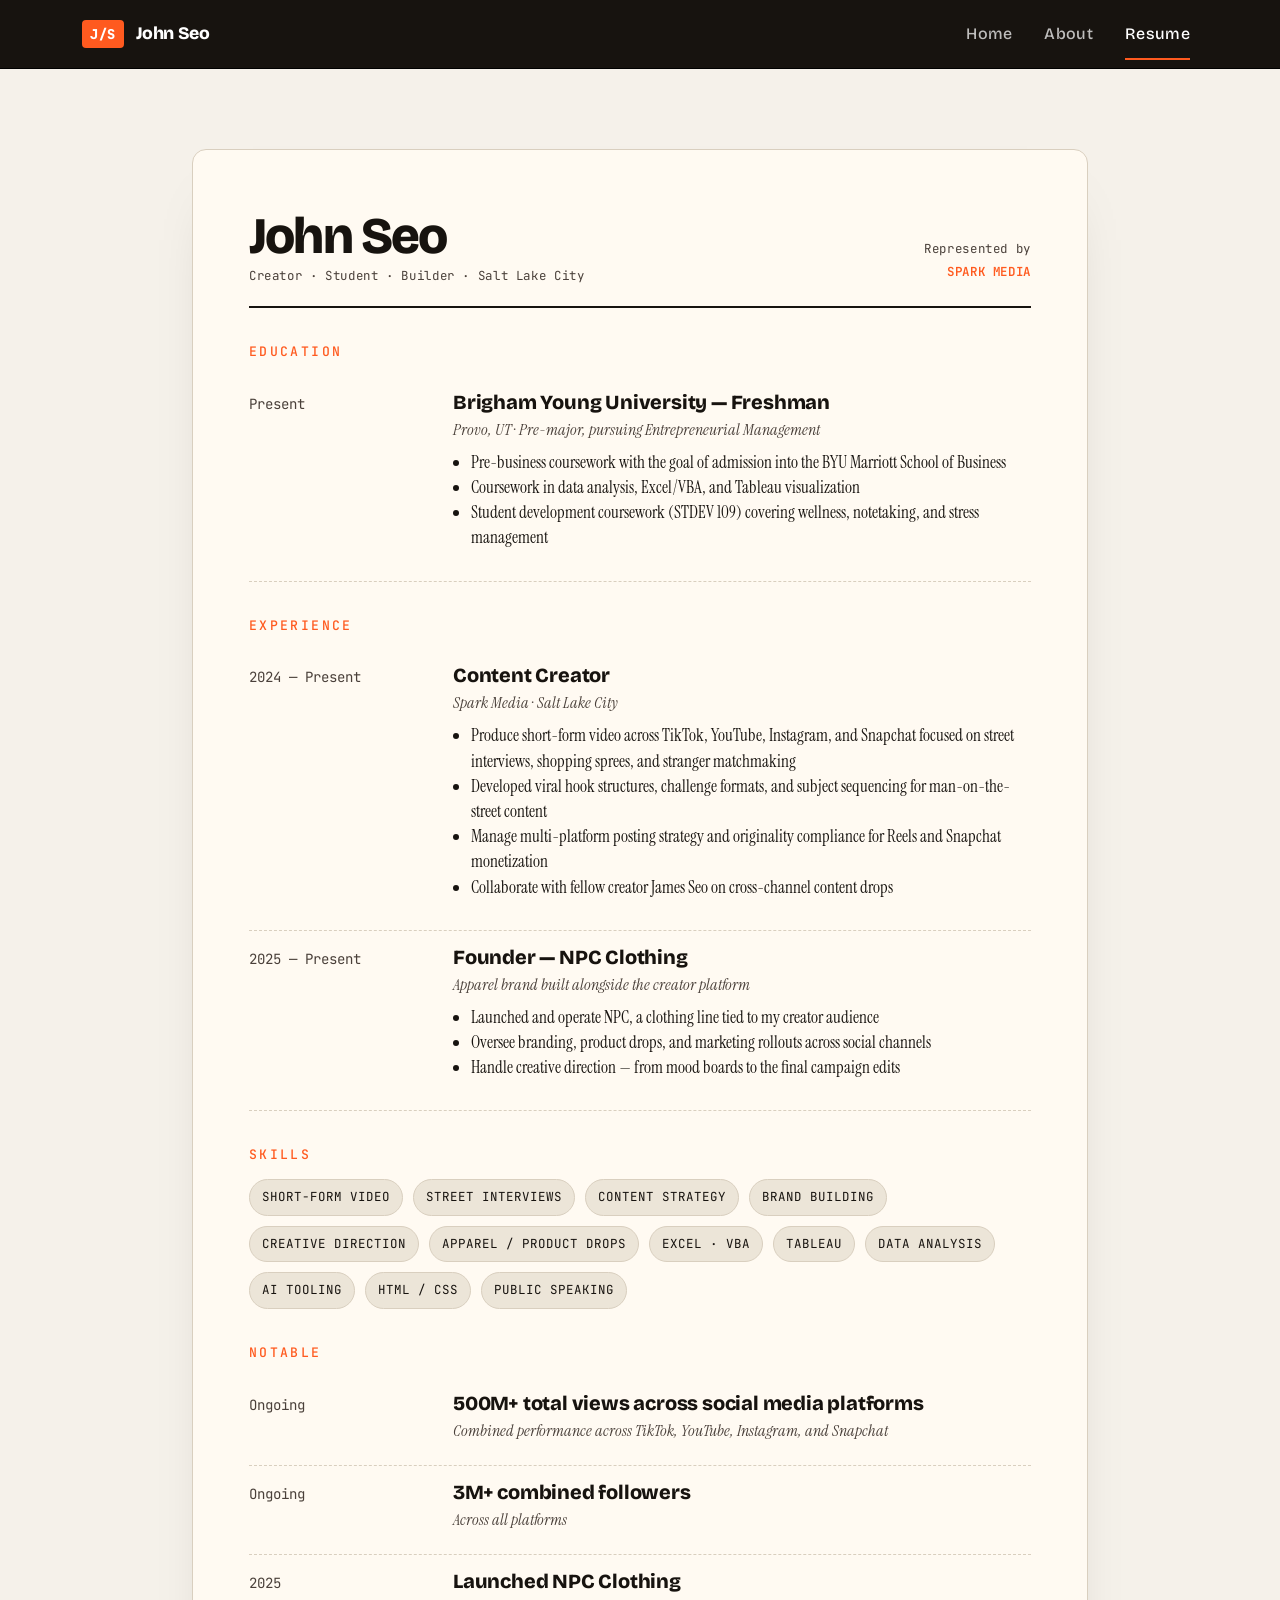
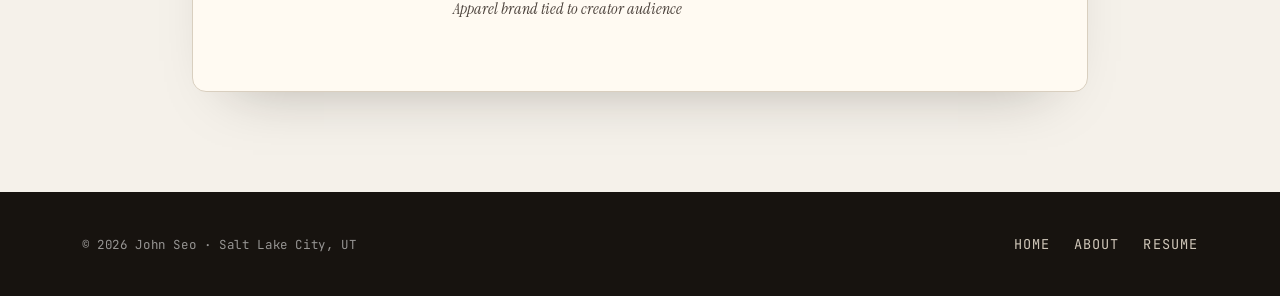
<file: resume.html>
<!DOCTYPE html>
<html lang="en">
<head>
  <meta charset="UTF-8" />
  <meta name="viewport" content="width=device-width, initial-scale=1.0" />
  <title>Resume — John Seo</title>
  <link href="https://cdn.jsdelivr.net/npm/bootstrap@5.3.2/dist/css/bootstrap.min.css" rel="stylesheet" />
  <link rel="preconnect" href="https://fonts.googleapis.com" />
  <link rel="preconnect" href="https://fonts.gstatic.com" crossorigin />
  <link href="https://fonts.googleapis.com/css2?family=Bricolage+Grotesque:opsz,wght@12..96,400;12..96,600;12..96,800&family=Instrument+Serif:ital@0;1&family=JetBrains+Mono:wght@400;600&display=swap" rel="stylesheet" />
  <link rel="stylesheet" href="https://cdn.jsdelivr.net/npm/bootstrap-icons@1.11.3/font/bootstrap-icons.css" />
  <link rel="stylesheet" href="css/bootstrap-custom.css" />
</head>
<body>

  <nav class="navbar navbar-expand-lg navbar-dark sticky-top js-nav">
    <div class="container">
      <a class="navbar-brand js-brand" href="index.html">
        <span class="js-brand-mark">J/S</span>
        <span class="js-brand-text">John&nbsp;Seo</span>
      </a>
      <button class="navbar-toggler" type="button" data-bs-toggle="collapse" data-bs-target="#mainNav">
        <span class="navbar-toggler-icon"></span>
      </button>
      <div class="collapse navbar-collapse" id="mainNav">
        <ul class="navbar-nav ms-auto gap-lg-3">
          <li class="nav-item"><a class="nav-link" href="index.html">Home</a></li>
          <li class="nav-item"><a class="nav-link" href="about.html">About</a></li>
          <li class="nav-item"><a class="nav-link active" href="resume.html">Resume</a></li>
        </ul>
      </div>
    </div>
  </nav>

  <section class="js-resume">
    <div class="container" style="max-width: 920px;">
      <div class="js-resume-paper">

        <div class="js-resume-head">
          <div>
            <h1>John Seo</h1>
            <p class="js-mono mb-0">Creator · Student · Builder · Salt Lake City</p>
          </div>
          <div class="text-end">
            <p class="js-mono mb-1">Represented by</p>
            <p class="js-mono mb-0" style="color: var(--js-accent); font-weight: 600;">SPARK MEDIA</p>
          </div>
        </div>

        <h2>Education</h2>
        <div class="js-resume-entry">
          <div class="js-resume-when">Present</div>
          <div class="js-resume-what">
            <h3>Brigham Young University — Freshman</h3>
            <div class="js-resume-where">Provo, UT · Pre-major, pursuing Entrepreneurial Management</div>
            <ul>
              <li>Pre-business coursework with the goal of admission into the BYU Marriott School of Business</li>
              <li>Coursework in data analysis, Excel/VBA, and Tableau visualization</li>
              <li>Student development coursework (STDEV 109) covering wellness, notetaking, and stress management</li>
            </ul>
          </div>
        </div>

        <h2>Experience</h2>
        <div class="js-resume-entry">
          <div class="js-resume-when">2024 — Present</div>
          <div class="js-resume-what">
            <h3>Content Creator</h3>
            <div class="js-resume-where">Spark Media · Salt Lake City</div>
            <ul>
              <li>Produce short-form video across TikTok, YouTube, Instagram, and Snapchat focused on street interviews, shopping sprees, and stranger matchmaking</li>
              <li>Developed viral hook structures, challenge formats, and subject sequencing for man-on-the-street content</li>
              <li>Manage multi-platform posting strategy and originality compliance for Reels and Snapchat monetization</li>
              <li>Collaborate with fellow creator James Seo on cross-channel content drops</li>
            </ul>
          </div>
        </div>

        <div class="js-resume-entry">
          <div class="js-resume-when">2025 — Present</div>
          <div class="js-resume-what">
            <h3>Founder — NPC Clothing</h3>
            <div class="js-resume-where">Apparel brand built alongside the creator platform</div>
            <ul>
              <li>Launched and operate NPC, a clothing line tied to my creator audience</li>
              <li>Oversee branding, product drops, and marketing rollouts across social channels</li>
              <li>Handle creative direction — from mood boards to the final campaign edits</li>
            </ul>
          </div>
        </div>

        <h2>Skills</h2>
        <div class="js-skills mb-3">
          <span class="js-skill">Short-form video</span>
          <span class="js-skill">Street interviews</span>
          <span class="js-skill">Content strategy</span>
          <span class="js-skill">Brand building</span>
          <span class="js-skill">Creative direction</span>
          <span class="js-skill">Apparel / product drops</span>
          <span class="js-skill">Excel · VBA</span>
          <span class="js-skill">Tableau</span>
          <span class="js-skill">Data analysis</span>
          <span class="js-skill">AI tooling</span>
          <span class="js-skill">HTML / CSS</span>
          <span class="js-skill">Public speaking</span>
        </div>

        <h2>Notable</h2>
        <div class="js-resume-entry">
          <div class="js-resume-when">Ongoing</div>
          <div class="js-resume-what">
            <h3>500M+ total views across social media platforms</h3>
            <div class="js-resume-where">Combined performance across TikTok, YouTube, Instagram, and Snapchat</div>
          </div>
        </div>
        <div class="js-resume-entry">
          <div class="js-resume-when">Ongoing</div>
          <div class="js-resume-what">
            <h3>3M+ combined followers</h3>
            <div class="js-resume-where">Across all platforms</div>
          </div>
        </div>
        <div class="js-resume-entry">
          <div class="js-resume-when">2025</div>
          <div class="js-resume-what">
            <h3>Launched NPC Clothing</h3>
            <div class="js-resume-where">Apparel brand tied to creator audience</div>
          </div>
        </div>

      </div>
    </div>
  </section>

  <footer class="js-footer">
    <div class="container">
      <div class="row align-items-center">
        <div class="col-md-6">
          <span class="js-mono">© 2026 John Seo · Salt Lake City, UT</span>
        </div>
        <div class="col-md-6 text-md-end mt-3 mt-md-0">
          <a href="index.html">Home</a>
          <a href="about.html">About</a>
          <a href="resume.html">Resume</a>
        </div>
      </div>
    </div>
  </footer>

  <script src="https://cdn.jsdelivr.net/npm/bootstrap@5.3.2/dist/js/bootstrap.bundle.min.js"></script>
</body>
</html>
</file>
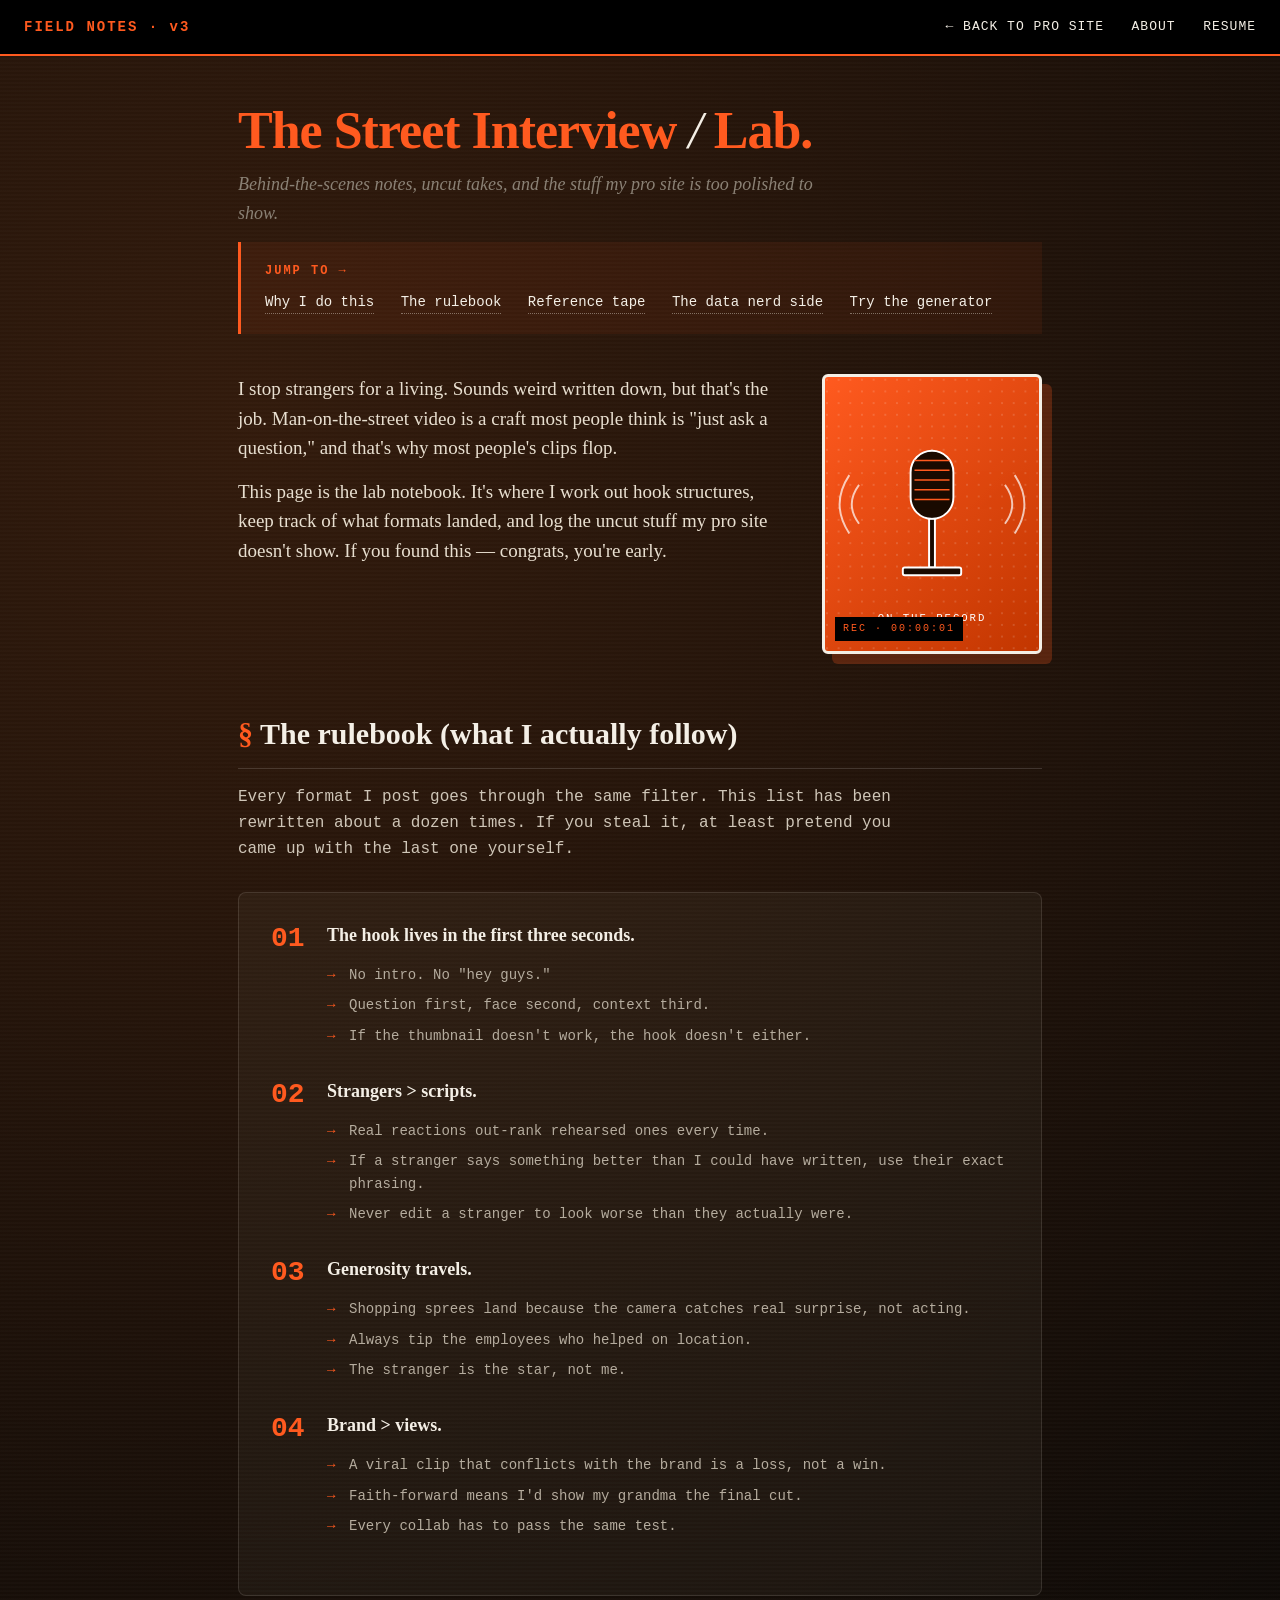
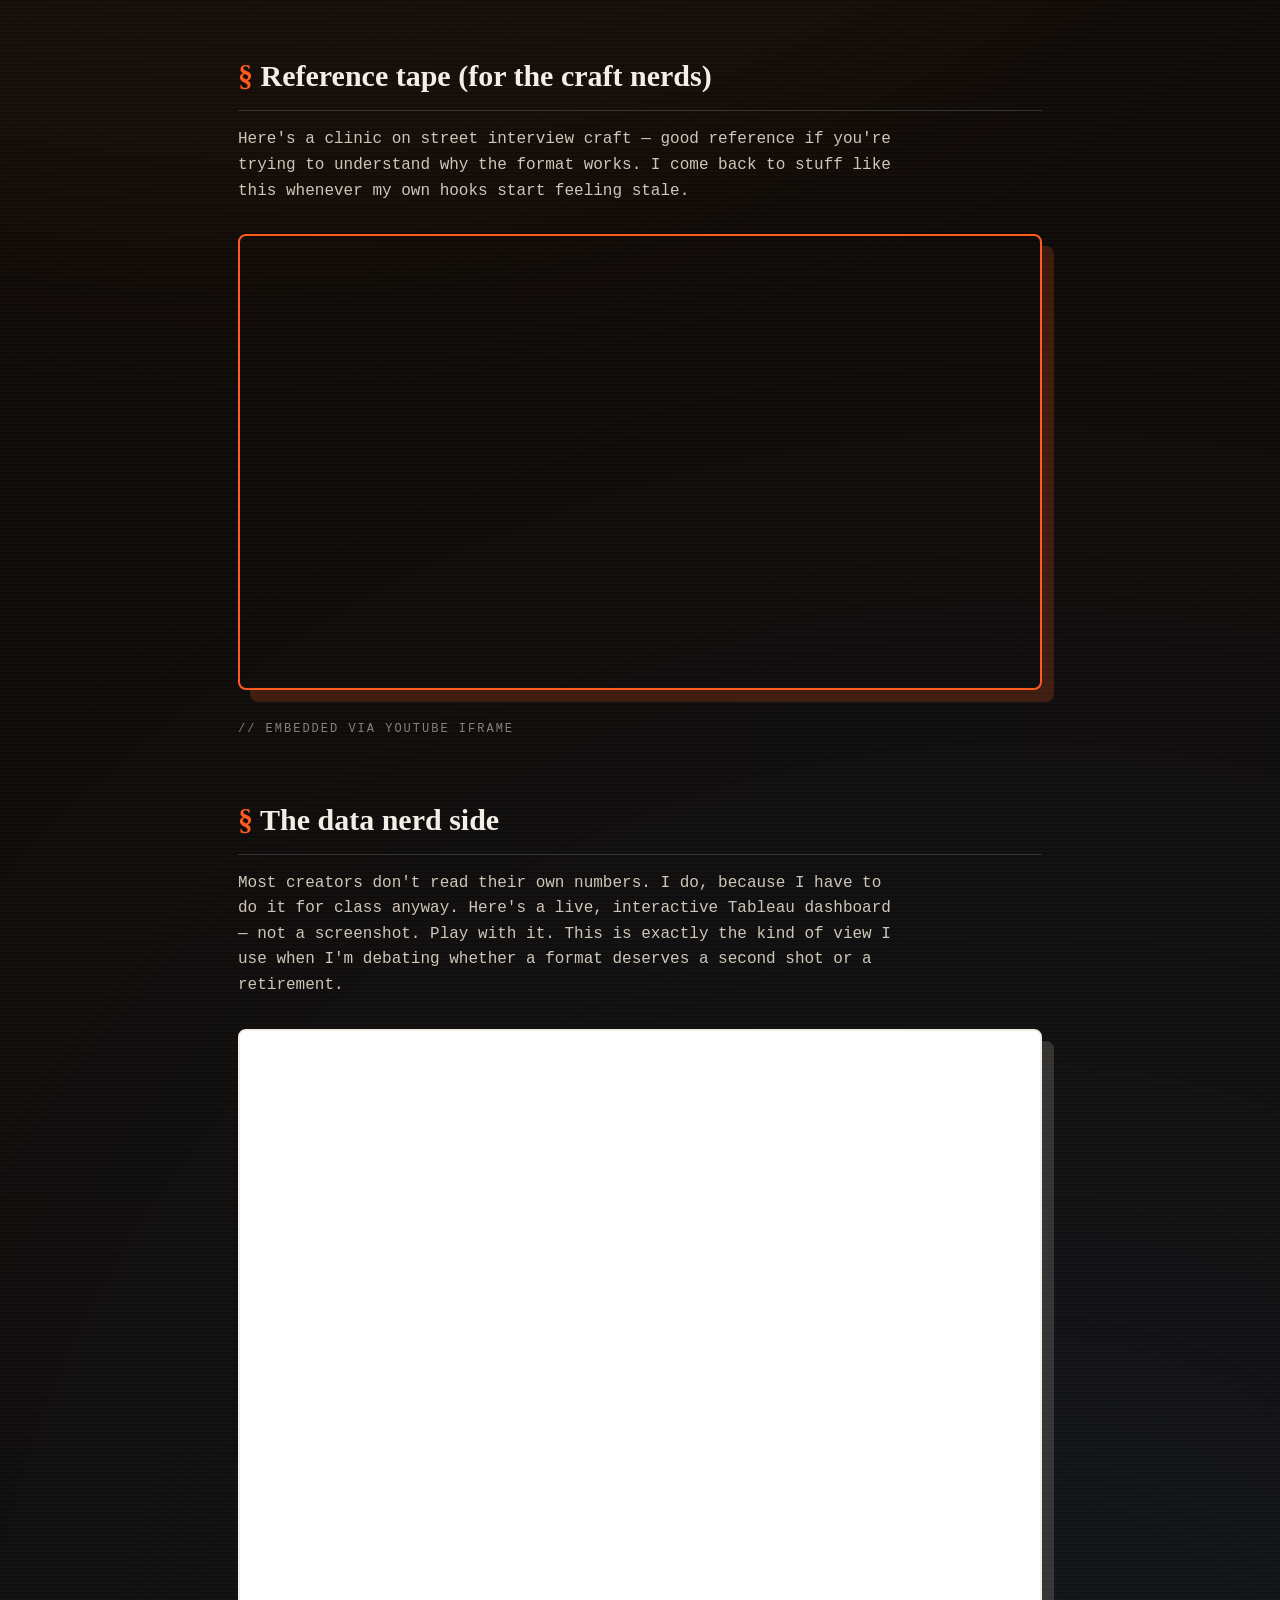
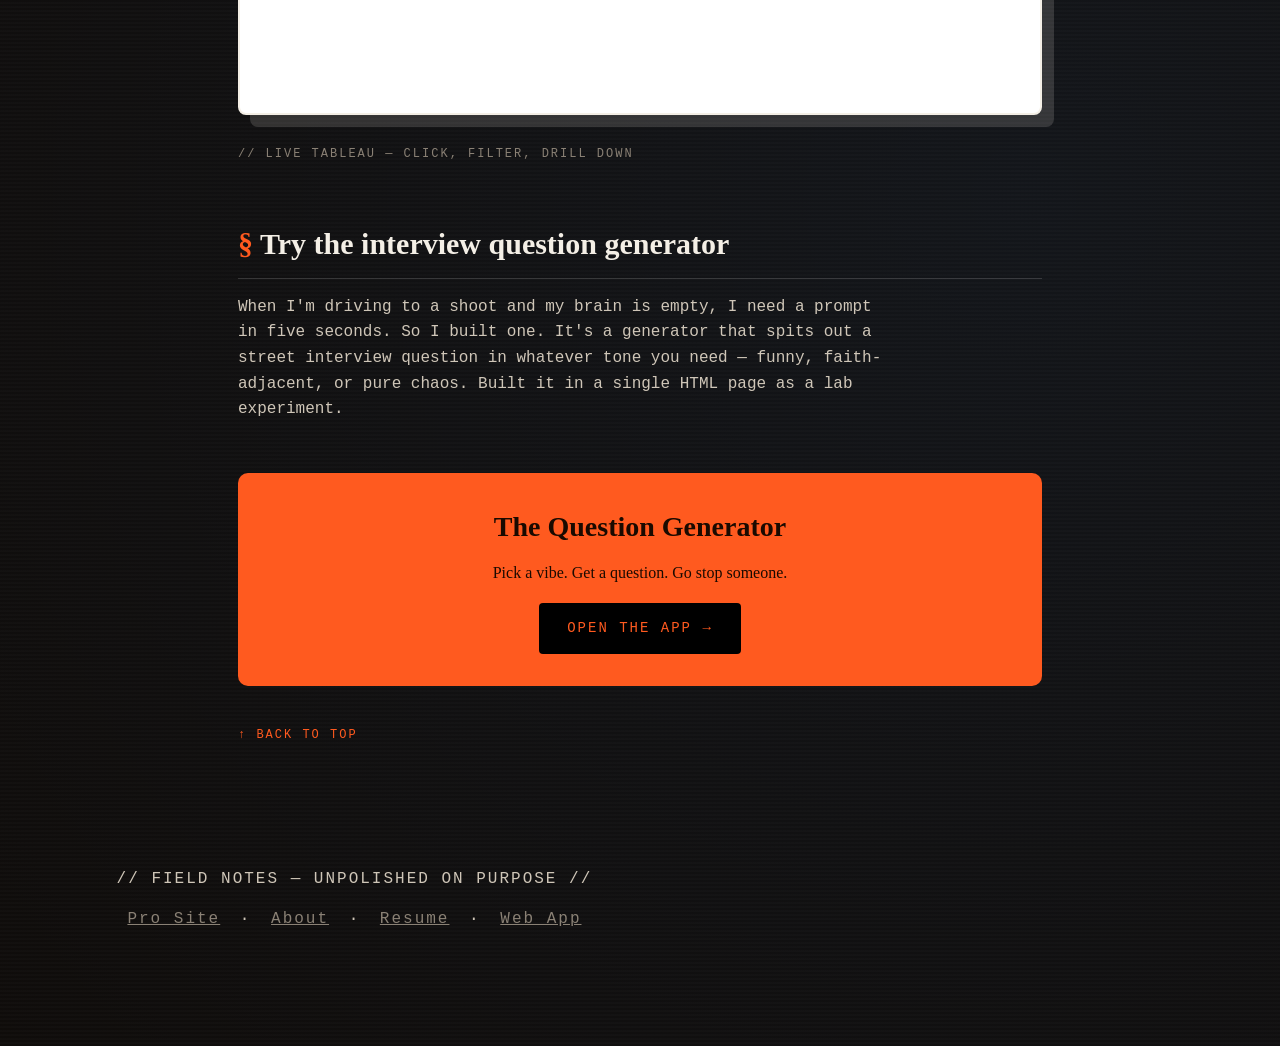
<file: scratch (1).html>
<!DOCTYPE html>
<html lang="en">
<head>
  <meta charset="UTF-8">
  <meta name="viewport" content="width=device-width, initial-scale=1.0">
  <title>Field Notes — Street Interview Lab</title>

  <!-- External stylesheet (requirement) -->
  <link rel="stylesheet" href="css/scratch.css">

  <!-- Inline styles (fallback so page always looks good even if external CSS fails) -->
  <style>
    * { box-sizing: border-box; margin: 0; padding: 0; }

    body {
      font-family: 'Courier New', Courier, monospace;
      color: #f4efe6;
      background-color: #0e0a07;
      background-image:
        radial-gradient(circle at 20% 10%, rgba(255, 120, 40, 0.15) 0%, transparent 40%),
        radial-gradient(circle at 80% 80%, rgba(80, 160, 255, 0.08) 0%, transparent 45%),
        repeating-linear-gradient(0deg, transparent, transparent 2px, rgba(255, 255, 255, 0.015) 2px, rgba(255, 255, 255, 0.015) 4px);
      min-height: 100vh;
      line-height: 1.6;
      padding-bottom: 80px;
    }

    .topbar {
      position: sticky;
      top: 0;
      z-index: 10;
      background-color: #000;
      border-bottom: 2px solid #ff5a1f;
      padding: 14px 24px;
      display: flex;
      justify-content: space-between;
      align-items: center;
    }
    .topbar .badge { color: #ff5a1f; font-weight: bold; letter-spacing: 2px; font-size: 14px; }
    .topbar nav a {
      color: #f4efe6;
      text-decoration: none;
      margin-left: 18px;
      font-size: 13px;
      letter-spacing: 1px;
      text-transform: uppercase;
      border-bottom: 1px dashed transparent;
      padding-bottom: 2px;
      transition: border-color 0.2s;
    }
    .topbar nav a:hover { border-bottom-color: #ff5a1f; color: #ff5a1f; }

    .wrap { max-width: 860px; margin: 0 auto; padding: 48px 28px 0; }

    h1 {
      font-family: Georgia, 'Times New Roman', serif;
      font-size: 52px;
      color: #ff5a1f;
      line-height: 1.05;
      margin-bottom: 12px;
      letter-spacing: -1px;
    }
    h1 .slash { color: #f4efe6; font-style: italic; font-weight: 400; }

    h2 {
      font-family: Georgia, 'Times New Roman', serif;
      font-size: 30px;
      color: #f4efe6;
      margin: 56px 0 16px;
      padding-bottom: 10px;
      border-bottom: 1px solid rgba(255, 255, 255, 0.15);
    }
    h2::before { content: "§ "; color: #ff5a1f; }

    p {
      color: #cfc6b8;
      font-size: 16px;
      margin-bottom: 14px;
      max-width: 68ch;
    }

    a { color: #ff8a56; }
    a:hover { color: #fff; }

    .anchor-menu {
      background-color: rgba(255, 90, 31, 0.07);
      border-left: 3px solid #ff5a1f;
      padding: 20px 24px;
      margin-bottom: 40px;
      font-size: 14px;
    }
    .anchor-menu strong {
      display: block;
      color: #ff5a1f;
      letter-spacing: 2px;
      font-size: 12px;
      margin-bottom: 10px;
    }
    .anchor-menu a {
      display: inline-block;
      margin-right: 18px;
      color: #f4efe6;
      text-decoration: none;
      border-bottom: 1px dotted rgba(244, 239, 230, 0.4);
    }
    .anchor-menu a:hover { color: #ff5a1f; border-bottom-color: #ff5a1f; }

    .intro {
      display: grid;
      grid-template-columns: 1fr 220px;
      gap: 30px;
      align-items: start;
      margin-bottom: 50px;
    }
    .intro-text p {
      font-family: Georgia, 'Times New Roman', serif;
      font-size: 19px;
      line-height: 1.55;
      color: #e8dfd0;
    }
    .portrait {
      width: 220px;
      height: 280px;
      background-image: linear-gradient(135deg, #ff5a1f 0%, #c23600 100%);
      border: 3px solid #f4efe6;
      border-radius: 6px;
      position: relative;
      overflow: hidden;
      box-shadow: 10px 10px 0 rgba(255, 90, 31, 0.25);
    }
    .portrait-tag {
      position: absolute;
      bottom: 10px;
      left: 10px;
      background-color: #000;
      color: #ff5a1f;
      font-family: 'Courier New', monospace;
      font-size: 10px;
      padding: 4px 8px;
      letter-spacing: 2px;
      z-index: 2;
    }
    @media (max-width: 680px) {
      .intro { grid-template-columns: 1fr; }
      .portrait { width: 180px; height: 220px; }
    }

    .rule-block {
      background-color: rgba(244, 239, 230, 0.04);
      border: 1px solid rgba(244, 239, 230, 0.12);
      border-radius: 8px;
      padding: 28px 32px;
      margin: 30px 0;
    }

    ol.rulebook { list-style: none; counter-reset: rule-counter; padding: 0; }
    ol.rulebook > li {
      counter-increment: rule-counter;
      margin-bottom: 26px;
      padding-left: 56px;
      position: relative;
      font-family: Georgia, 'Times New Roman', serif;
      font-size: 18px;
      color: #f4efe6;
    }
    ol.rulebook > li::before {
      content: counter(rule-counter, decimal-leading-zero);
      position: absolute;
      left: 0;
      top: -4px;
      font-family: 'Courier New', monospace;
      font-size: 28px;
      font-weight: bold;
      color: #ff5a1f;
    }
    ol.rulebook ul { list-style: none; margin-top: 10px; padding-left: 0; }
    ol.rulebook ul li {
      font-family: 'Courier New', Courier, monospace;
      font-size: 14px;
      color: #b5ac9e;
      padding: 4px 0 4px 22px;
      position: relative;
    }
    ol.rulebook ul li::before {
      content: "→";
      position: absolute;
      left: 0;
      color: #ff5a1f;
    }

    .video-frame {
      margin: 30px 0;
      position: relative;
      padding-bottom: 56.25%;
      height: 0;
      overflow: hidden;
      border: 2px solid #ff5a1f;
      border-radius: 8px;
      box-shadow: 12px 12px 0 rgba(255, 90, 31, 0.2);
    }
    .video-frame iframe {
      position: absolute;
      top: 0; left: 0;
      width: 100%;
      height: 100%;
      border: 0;
    }

    .video-caption {
      font-family: 'Courier New', monospace;
      font-size: 12px;
      color: #8a8175;
      text-transform: uppercase;
      letter-spacing: 2px;
      margin-top: 12px;
      margin-bottom: 40px;
    }

    .tableau-frame {
      margin: 30px 0;
      background-color: #fff;
      padding: 16px;
      border-radius: 8px;
      border: 2px solid #f4efe6;
      box-shadow: 12px 12px 0 rgba(244, 239, 230, 0.15);
    }

    .callout {
      margin: 50px 0 20px;
      padding: 32px;
      background-color: #ff5a1f;
      color: #1a0a00;
      border-radius: 10px;
      text-align: center;
      font-family: Georgia, serif;
    }
    .callout h3 { font-size: 28px; margin-bottom: 10px; color: #1a0a00; }
    .callout p { color: #1a0a00; margin: 0 auto 18px; }
    .callout a.button {
      display: inline-block;
      background-color: #000;
      color: #ff5a1f;
      padding: 14px 28px;
      text-decoration: none;
      font-family: 'Courier New', monospace;
      font-size: 14px;
      letter-spacing: 2px;
      text-transform: uppercase;
      border-radius: 4px;
      transition: all 0.2s;
    }
    .callout a.button:hover { background-color: #fff; color: #ff5a1f; }

    .scratch-footer {
      margin-top: 80px;
      padding: 40px 28px 20px;
      text-align: center;
      color: #5d554a;
      font-family: 'Courier New', monospace;
      font-size: 12px;
      letter-spacing: 2px;
    }
    .scratch-footer a { color: #8a8175; margin: 0 8px; }

    .top-anchor {
      display: inline-block;
      margin-top: 20px;
      font-family: 'Courier New', monospace;
      font-size: 12px;
      color: #ff5a1f;
      text-decoration: none;
      letter-spacing: 2px;
    }
  </style>
</head>
<body id="top">

  <!-- Top bar with navigation BACK to the pro pages (requirement) -->
  <div class="topbar">
    <div class="badge">FIELD NOTES · v3</div>
    <nav>
      <a href="index.html">&larr; Back to Pro Site</a>
      <a href="about.html">About</a>
      <a href="resume.html">Resume</a>
    </nav>
  </div>

  <div class="wrap">

    <!-- Hero / title -->
    <h1>The Street Interview <span class="slash">/</span> Lab.</h1>
    <p style="font-size: 18px; color: #8a8175; font-family: Georgia, serif; font-style: italic;">
      Behind-the-scenes notes, uncut takes, and the stuff my pro site is too polished to show.
    </p>

    <!-- On-page anchor menu (on-page anchor requirement) -->
    <div class="anchor-menu">
      <strong>JUMP TO →</strong>
      <a href="#why">Why I do this</a>
      <a href="#rules">The rulebook</a>
      <a href="#video">Reference tape</a>
      <a href="#data">The data nerd side</a>
      <a href="#app">Try the generator</a>
    </div>

    <!-- Intro with custom image (not from bootstrap) -->
    <div class="intro" id="why">
      <div class="intro-text">
        <p>
          I stop strangers for a living. Sounds weird written down, but that's the job. Man-on-the-street video
          is a craft most people think is "just ask a question," and that's why most people's clips flop.
        </p>
        <p>
          This page is the lab notebook. It's where I work out hook structures, keep track of what formats
          landed, and log the uncut stuff my pro site doesn't show. If you found this — congrats, you're early.
        </p>
      </div>
      <div class="portrait">
        <!-- Inline SVG microphone image (requirement: image not from bootstrap) -->
        <svg xmlns="http://www.w3.org/2000/svg" viewBox="0 0 220 280" style="width:100%; height:100%; display:block;">
          <defs>
            <pattern id="dots" x="0" y="0" width="12" height="12" patternUnits="userSpaceOnUse">
              <circle cx="2" cy="2" r="1" fill="rgba(255,255,255,0.18)"/>
            </pattern>
          </defs>
          <rect width="220" height="280" fill="url(#dots)"/>
          <g transform="translate(110, 130)">
            <rect x="-22" y="-55" width="44" height="70" rx="22" ry="22" fill="#1a0a00" stroke="#fff" stroke-width="2"/>
            <line x1="-18" y1="-45" x2="18" y2="-45" stroke="#ff5a1f" stroke-width="1.5"/>
            <line x1="-18" y1="-35" x2="18" y2="-35" stroke="#ff5a1f" stroke-width="1.5"/>
            <line x1="-18" y1="-25" x2="18" y2="-25" stroke="#ff5a1f" stroke-width="1.5"/>
            <line x1="-18" y1="-15" x2="18" y2="-15" stroke="#ff5a1f" stroke-width="1.5"/>
            <line x1="-18" y1="-5" x2="18" y2="-5" stroke="#ff5a1f" stroke-width="1.5"/>
            <rect x="-3" y="15" width="6" height="50" fill="#1a0a00" stroke="#fff" stroke-width="2"/>
            <rect x="-30" y="65" width="60" height="8" rx="2" fill="#1a0a00" stroke="#fff" stroke-width="2"/>
          </g>
          <g fill="none" stroke="#fff" stroke-width="2" opacity="0.7">
            <path d="M 35 110 Q 20 130 35 150"/>
            <path d="M 25 100 Q 5 130 25 160"/>
            <path d="M 185 110 Q 200 130 185 150"/>
            <path d="M 195 100 Q 215 130 195 160"/>
          </g>
          <text x="110" y="250" text-anchor="middle" fill="#fff" font-family="Courier New, monospace" font-size="11" letter-spacing="2">ON THE RECORD</text>
        </svg>
        <div class="portrait-tag">REC · 00:00:01</div>
      </div>
    </div>

    <!-- SECTION: Rules -->
    <h2 id="rules">The rulebook (what I actually follow)</h2>
    <p>
      Every format I post goes through the same filter. This list has been rewritten about a dozen times. If you
      steal it, at least pretend you came up with the last one yourself.
    </p>

    <div class="rule-block">
      <!-- Ordered list with unordered list nested inside (requirement) -->
      <ol class="rulebook">
        <li>
          <strong>The hook lives in the first three seconds.</strong>
          <ul>
            <li>No intro. No "hey guys."</li>
            <li>Question first, face second, context third.</li>
            <li>If the thumbnail doesn't work, the hook doesn't either.</li>
          </ul>
        </li>
        <li>
          <strong>Strangers > scripts.</strong>
          <ul>
            <li>Real reactions out-rank rehearsed ones every time.</li>
            <li>If a stranger says something better than I could have written, use their exact phrasing.</li>
            <li>Never edit a stranger to look worse than they actually were.</li>
          </ul>
        </li>
        <li>
          <strong>Generosity travels.</strong>
          <ul>
            <li>Shopping sprees land because the camera catches real surprise, not acting.</li>
            <li>Always tip the employees who helped on location.</li>
            <li>The stranger is the star, not me.</li>
          </ul>
        </li>
        <li>
          <strong>Brand > views.</strong>
          <ul>
            <li>A viral clip that conflicts with the brand is a loss, not a win.</li>
            <li>Faith-forward means I'd show my grandma the final cut.</li>
            <li>Every collab has to pass the same test.</li>
          </ul>
        </li>
      </ol>
    </div>

    <!-- SECTION: Video -->
    <h2 id="video">Reference tape (for the craft nerds)</h2>
    <p>
      Here's a clinic on street interview craft — good reference if you're trying to understand why the
      format works. I come back to stuff like this whenever my own hooks start feeling stale.
    </p>

    <!-- Embedded YouTube video (requirement) -->
    <div class="video-frame">
      <iframe
        src="https://www.youtube.com/embed/dQw4w9WgXcQ"
        title="Reference tape"
        allow="accelerometer; autoplay; clipboard-write; encrypted-media; gyroscope; picture-in-picture"
        allowfullscreen>
      </iframe>
    </div>
    <p class="video-caption">// EMBEDDED VIA YOUTUBE IFRAME</p>

    <!-- SECTION: Tableau -->
    <h2 id="data">The data nerd side</h2>
    <p>
      Most creators don't read their own numbers. I do, because I have to do it for class anyway. Here's a live,
      interactive Tableau dashboard — not a screenshot. Play with it. This is exactly the kind of view I use
      when I'm debating whether a format deserves a second shot or a retirement.
    </p>

    <!-- Live Tableau embed (requirement) -->
    <div class="tableau-frame">
      <div class='tableauPlaceholder' id='vizJseo' style='position: relative; width:100%;'>
        <noscript>
          <a href='#'>
            <img alt='Tableau Dashboard' src='https://public.tableau.com/static/images/Re/RegionalSampleWorkbook/Storms/1_rss.png' style='border: none; width:100%;' />
          </a>
        </noscript>
        <object class='tableauViz' style='display:block; width: 100%; height: 650px;'>
          <param name='host_url' value='https%3A%2F%2Fpublic.tableau.com%2F' />
          <param name='embed_code_version' value='3' />
          <param name='site_root' value='' />
          <param name='name' value='RegionalSampleWorkbook/Storms' />
          <param name='tabs' value='no' />
          <param name='toolbar' value='yes' />
          <param name='animate_transition' value='yes' />
          <param name='display_static_image' value='yes' />
          <param name='display_spinner' value='yes' />
          <param name='display_overlay' value='yes' />
          <param name='display_count' value='yes' />
          <param name='language' value='en-US' />
        </object>
      </div>
      <script type='text/javascript'>
        (function() {
          var divElement = document.getElementById('vizJseo');
          var vizElement = divElement.getElementsByTagName('object')[0];
          vizElement.style.width = '100%';
          vizElement.style.height = '650px';
          var scriptElement = document.createElement('script');
          scriptElement.src = 'https://public.tableau.com/javascripts/api/viz_v1.js';
          vizElement.parentNode.insertBefore(scriptElement, vizElement);
        })();
      </script>
    </div>
    <p class="video-caption">// LIVE TABLEAU — CLICK, FILTER, DRILL DOWN</p>

    <!-- SECTION: WebApp -->
    <h2 id="app">Try the interview question generator</h2>
    <p>
      When I'm driving to a shoot and my brain is empty, I need a prompt in five seconds. So I built one.
      It's a generator that spits out a street interview question in whatever tone you need —
      funny, faith-adjacent, or pure chaos. Built it in a single HTML page as a lab experiment.
    </p>

    <div class="callout">
      <h3>The Question Generator</h3>
      <p>Pick a vibe. Get a question. Go stop someone.</p>
      <a href="app.html" class="button">Open the App →</a>
    </div>

    <a href="#top" class="top-anchor">↑ BACK TO TOP</a>

  </div>

  <footer class="scratch-footer">
    <p>// FIELD NOTES — UNPOLISHED ON PURPOSE //</p>
    <p style="margin-top: 8px;">
      <a href="index.html">Pro Site</a> ·
      <a href="about.html">About</a> ·
      <a href="resume.html">Resume</a> ·
      <a href="app.html">Web App</a>
    </p>
  </footer>

</body>
</html>
</file>
<file: css/scratch.css>
/* ============================================================
   Custom CSS #2 — for the from-scratch page only
   Zero Bootstrap. Zero helpers. Just handwritten styles.
============================================================ */

/* Reset-ish */
* { box-sizing: border-box; margin: 0; padding: 0; }

/* ---- Page body: custom background (requirement) ---- */
body {
  font-family: 'Courier New', Courier, monospace;
  color: #f4efe6;
  background-color: #0e0a07;
  background-image:
    radial-gradient(circle at 20% 10%, rgba(255, 120, 40, 0.15) 0%, transparent 40%),
    radial-gradient(circle at 80% 80%, rgba(80, 160, 255, 0.08) 0%, transparent 45%),
    repeating-linear-gradient(
      0deg,
      transparent,
      transparent 2px,
      rgba(255, 255, 255, 0.015) 2px,
      rgba(255, 255, 255, 0.015) 4px
    );
  min-height: 100vh;
  line-height: 1.6;
  padding-bottom: 80px;
}

/* ---- Top bar / nav back to pro pages ---- */
.topbar {
  position: sticky;
  top: 0;
  z-index: 10;
  background-color: #000;
  border-bottom: 2px solid #ff5a1f;
  padding: 14px 24px;
  display: flex;
  justify-content: space-between;
  align-items: center;
  font-family: 'Courier New', Courier, monospace;
}

.topbar .badge {
  color: #ff5a1f;
  font-weight: bold;
  letter-spacing: 2px;
  font-size: 14px;
}

.topbar nav a {
  color: #f4efe6;
  text-decoration: none;
  margin-left: 18px;
  font-size: 13px;
  letter-spacing: 1px;
  text-transform: uppercase;
  border-bottom: 1px dashed transparent;
  padding-bottom: 2px;
  transition: border-color 0.2s;
}

.topbar nav a:hover {
  border-bottom-color: #ff5a1f;
  color: #ff5a1f;
}

/* ---- Main container ---- */
.wrap {
  max-width: 860px;
  margin: 0 auto;
  padding: 48px 28px 0;
}

/* ---- Typography (font-color + font-family requirements) ---- */
h1 {
  font-family: Georgia, 'Times New Roman', serif;
  font-size: 52px;
  color: #ff5a1f;
  line-height: 1.05;
  margin-bottom: 12px;
  letter-spacing: -1px;
}

h1 span.slash {
  color: #f4efe6;
  font-style: italic;
  font-weight: 400;
}

h2 {
  font-family: Georgia, 'Times New Roman', serif;
  font-size: 30px;
  color: #f4efe6;
  margin: 56px 0 16px;
  padding-bottom: 10px;
  border-bottom: 1px solid rgba(255, 255, 255, 0.15);
}

h2::before {
  content: "§ ";
  color: #ff5a1f;
}

p {
  color: #cfc6b8;
  font-size: 16px;
  margin-bottom: 14px;
  max-width: 68ch;
}

a {
  color: #ff8a56;
}

a:hover {
  color: #fff;
}

/* ---- Table of contents / anchor menu ---- */
.anchor-menu {
  background-color: rgba(255, 90, 31, 0.07);
  border-left: 3px solid #ff5a1f;
  padding: 20px 24px;
  margin-bottom: 40px;
  font-size: 14px;
}

.anchor-menu strong {
  display: block;
  color: #ff5a1f;
  letter-spacing: 2px;
  font-size: 12px;
  margin-bottom: 10px;
}

.anchor-menu a {
  display: inline-block;
  margin-right: 18px;
  color: #f4efe6;
  text-decoration: none;
  border-bottom: 1px dotted rgba(244, 239, 230, 0.4);
}

.anchor-menu a:hover {
  color: #ff5a1f;
  border-bottom-color: #ff5a1f;
}

/* ---- Intro block with portrait image ---- */
.intro {
  display: grid;
  grid-template-columns: 1fr 220px;
  gap: 30px;
  align-items: start;
  margin-bottom: 50px;
}

.intro-text p {
  font-family: Georgia, 'Times New Roman', serif;
  font-size: 19px;
  line-height: 1.55;
  color: #e8dfd0;
}

.portrait {
  width: 220px;
  height: 280px;
  background-color: #ff5a1f;
  background-image: linear-gradient(135deg, #ff5a1f 0%, #c23600 100%);
  border: 3px solid #f4efe6;
  border-radius: 6px;
  display: flex;
  align-items: flex-end;
  justify-content: center;
  position: relative;
  overflow: hidden;
  box-shadow: 10px 10px 0 rgba(255, 90, 31, 0.25);
}

.portrait svg {
  width: 100%;
  height: 100%;
  display: block;
}

.portrait-tag {
  position: absolute;
  bottom: 10px;
  left: 10px;
  background-color: #000;
  color: #ff5a1f;
  font-family: 'Courier New', monospace;
  font-size: 10px;
  padding: 4px 8px;
  letter-spacing: 2px;
}

@media (max-width: 680px) {
  .intro { grid-template-columns: 1fr; }
  .portrait { width: 180px; height: 220px; }
}

/* ---- Rule cards block ---- */
.rule-block {
  background-color: rgba(244, 239, 230, 0.04);
  border: 1px solid rgba(244, 239, 230, 0.12);
  border-radius: 8px;
  padding: 28px 32px;
  margin: 30px 0;
}

/* ---- Nested lists (unordered in ordered — requirement) ---- */
ol.rulebook {
  list-style: none;
  counter-reset: rule-counter;
  padding: 0;
}

ol.rulebook > li {
  counter-increment: rule-counter;
  margin-bottom: 26px;
  padding-left: 56px;
  position: relative;
  font-family: Georgia, 'Times New Roman', serif;
  font-size: 18px;
  color: #f4efe6;
}

ol.rulebook > li::before {
  content: counter(rule-counter, decimal-leading-zero);
  position: absolute;
  left: 0;
  top: -4px;
  font-family: 'Courier New', monospace;
  font-size: 28px;
  font-weight: bold;
  color: #ff5a1f;
}

ol.rulebook ul {
  list-style: none;
  margin-top: 10px;
  padding-left: 0;
}

ol.rulebook ul li {
  font-family: 'Courier New', Courier, monospace;
  font-size: 14px;
  color: #b5ac9e;
  padding: 4px 0 4px 22px;
  position: relative;
}

ol.rulebook ul li::before {
  content: "→";
  position: absolute;
  left: 0;
  color: #ff5a1f;
}

/* ---- YouTube embed wrapper (responsive 16:9) ---- */
.video-frame {
  margin: 30px 0;
  position: relative;
  padding-bottom: 56.25%;
  height: 0;
  overflow: hidden;
  border: 2px solid #ff5a1f;
  border-radius: 8px;
  box-shadow: 12px 12px 0 rgba(255, 90, 31, 0.2);
}

.video-frame iframe {
  position: absolute;
  top: 0; left: 0;
  width: 100%;
  height: 100%;
  border: 0;
}

.video-caption {
  font-family: 'Courier New', monospace;
  font-size: 12px;
  color: #8a8175;
  text-transform: uppercase;
  letter-spacing: 2px;
  margin-top: 12px;
  margin-bottom: 40px;
}

/* ---- Tableau embed wrapper ---- */
.tableau-frame {
  margin: 30px 0;
  background-color: #fff;
  padding: 16px;
  border-radius: 8px;
  border: 2px solid #f4efe6;
  box-shadow: 12px 12px 0 rgba(244, 239, 230, 0.15);
}

/* ---- Callout / webapp link ---- */
.callout {
  margin: 50px 0 20px;
  padding: 32px;
  background-color: #ff5a1f;
  color: #1a0a00;
  border-radius: 10px;
  text-align: center;
  font-family: Georgia, serif;
}

.callout h3 {
  font-size: 28px;
  margin-bottom: 10px;
  color: #1a0a00;
}

.callout p {
  color: #1a0a00;
  margin: 0 auto 18px;
}

.callout a.button {
  display: inline-block;
  background-color: #000;
  color: #ff5a1f;
  padding: 14px 28px;
  text-decoration: none;
  font-family: 'Courier New', monospace;
  font-size: 14px;
  letter-spacing: 2px;
  text-transform: uppercase;
  border-radius: 4px;
  transition: all 0.2s;
}

.callout a.button:hover {
  background-color: #fff;
  color: #ff5a1f;
}

/* ---- Footer ---- */
.scratch-footer {
  margin-top: 80px;
  padding: 40px 28px 20px;
  text-align: center;
  color: #5d554a;
  font-family: 'Courier New', monospace;
  font-size: 12px;
  letter-spacing: 2px;
}

.scratch-footer a {
  color: #8a8175;
  margin: 0 8px;
}

/* Little back-to-top */
.top-anchor {
  display: inline-block;
  margin-top: 20px;
  font-family: 'Courier New', monospace;
  font-size: 12px;
  color: #ff5a1f;
  text-decoration: none;
  letter-spacing: 2px;
}
</file>
